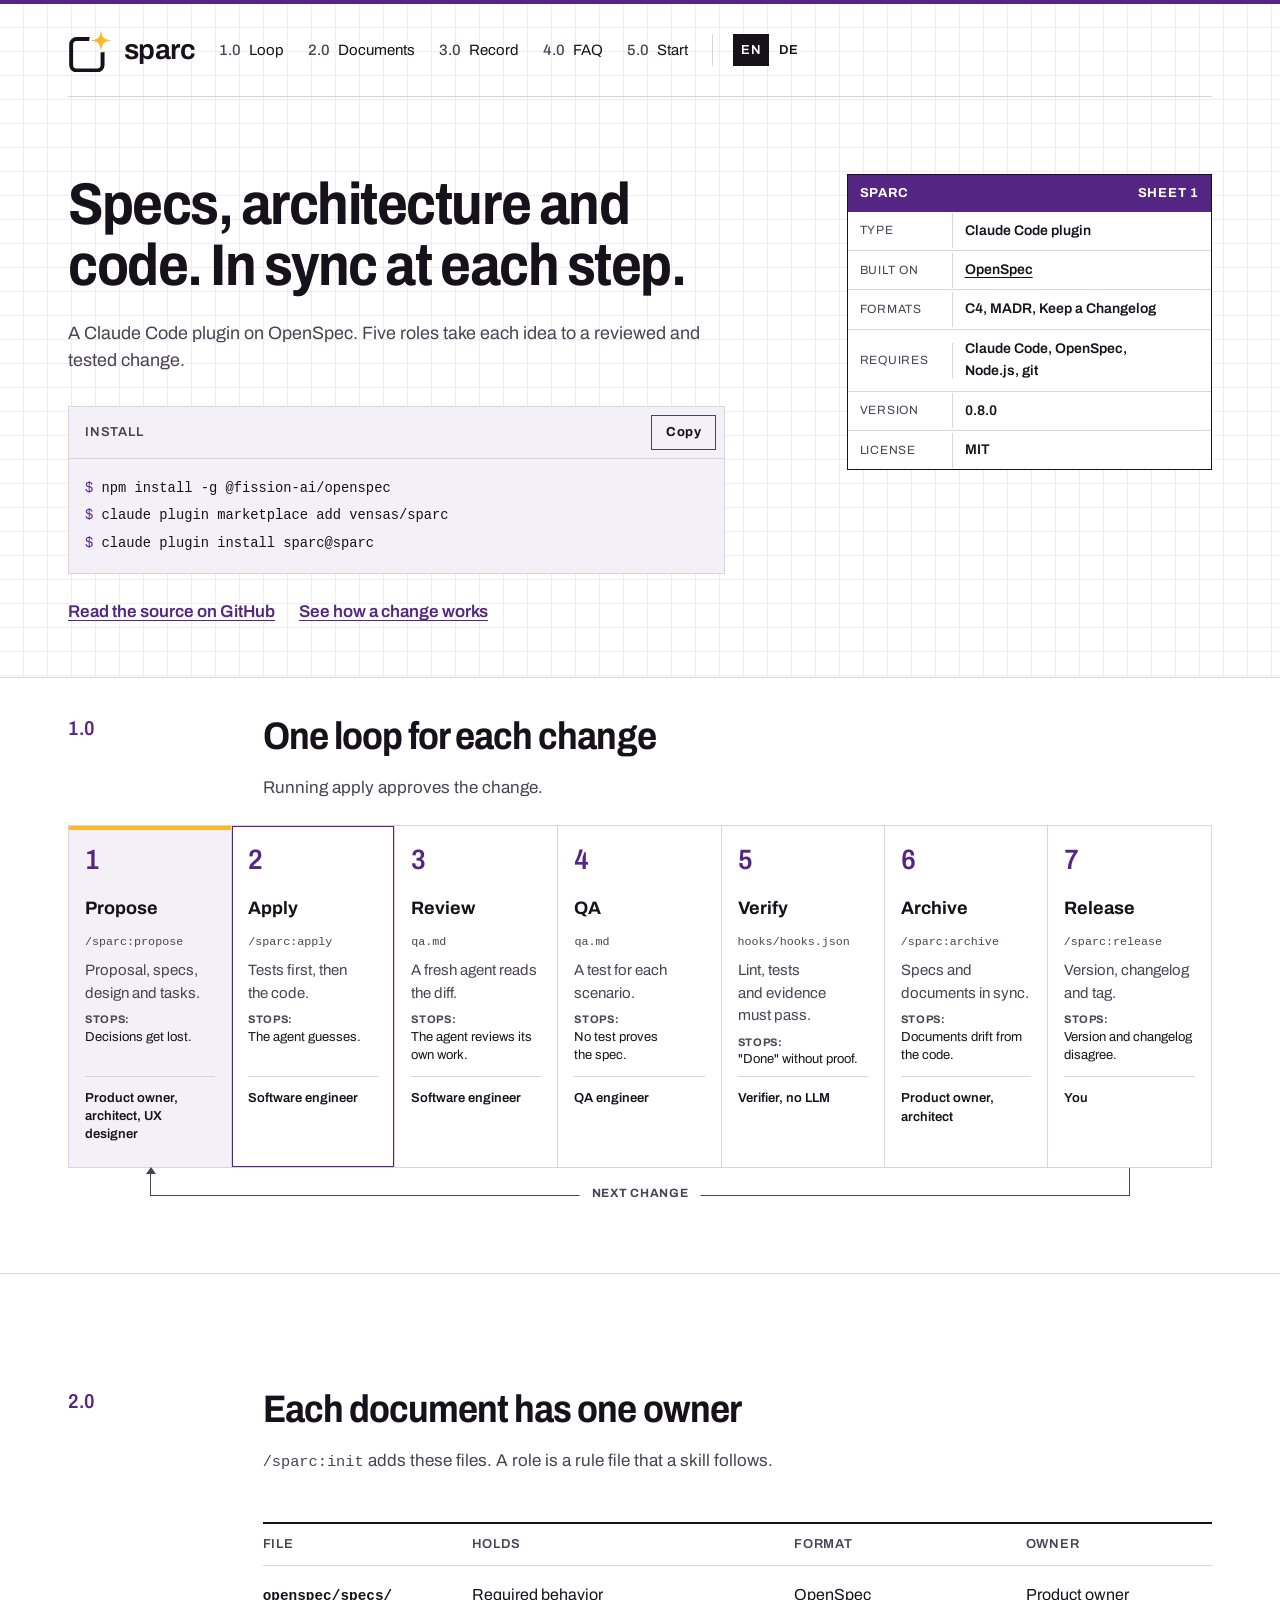
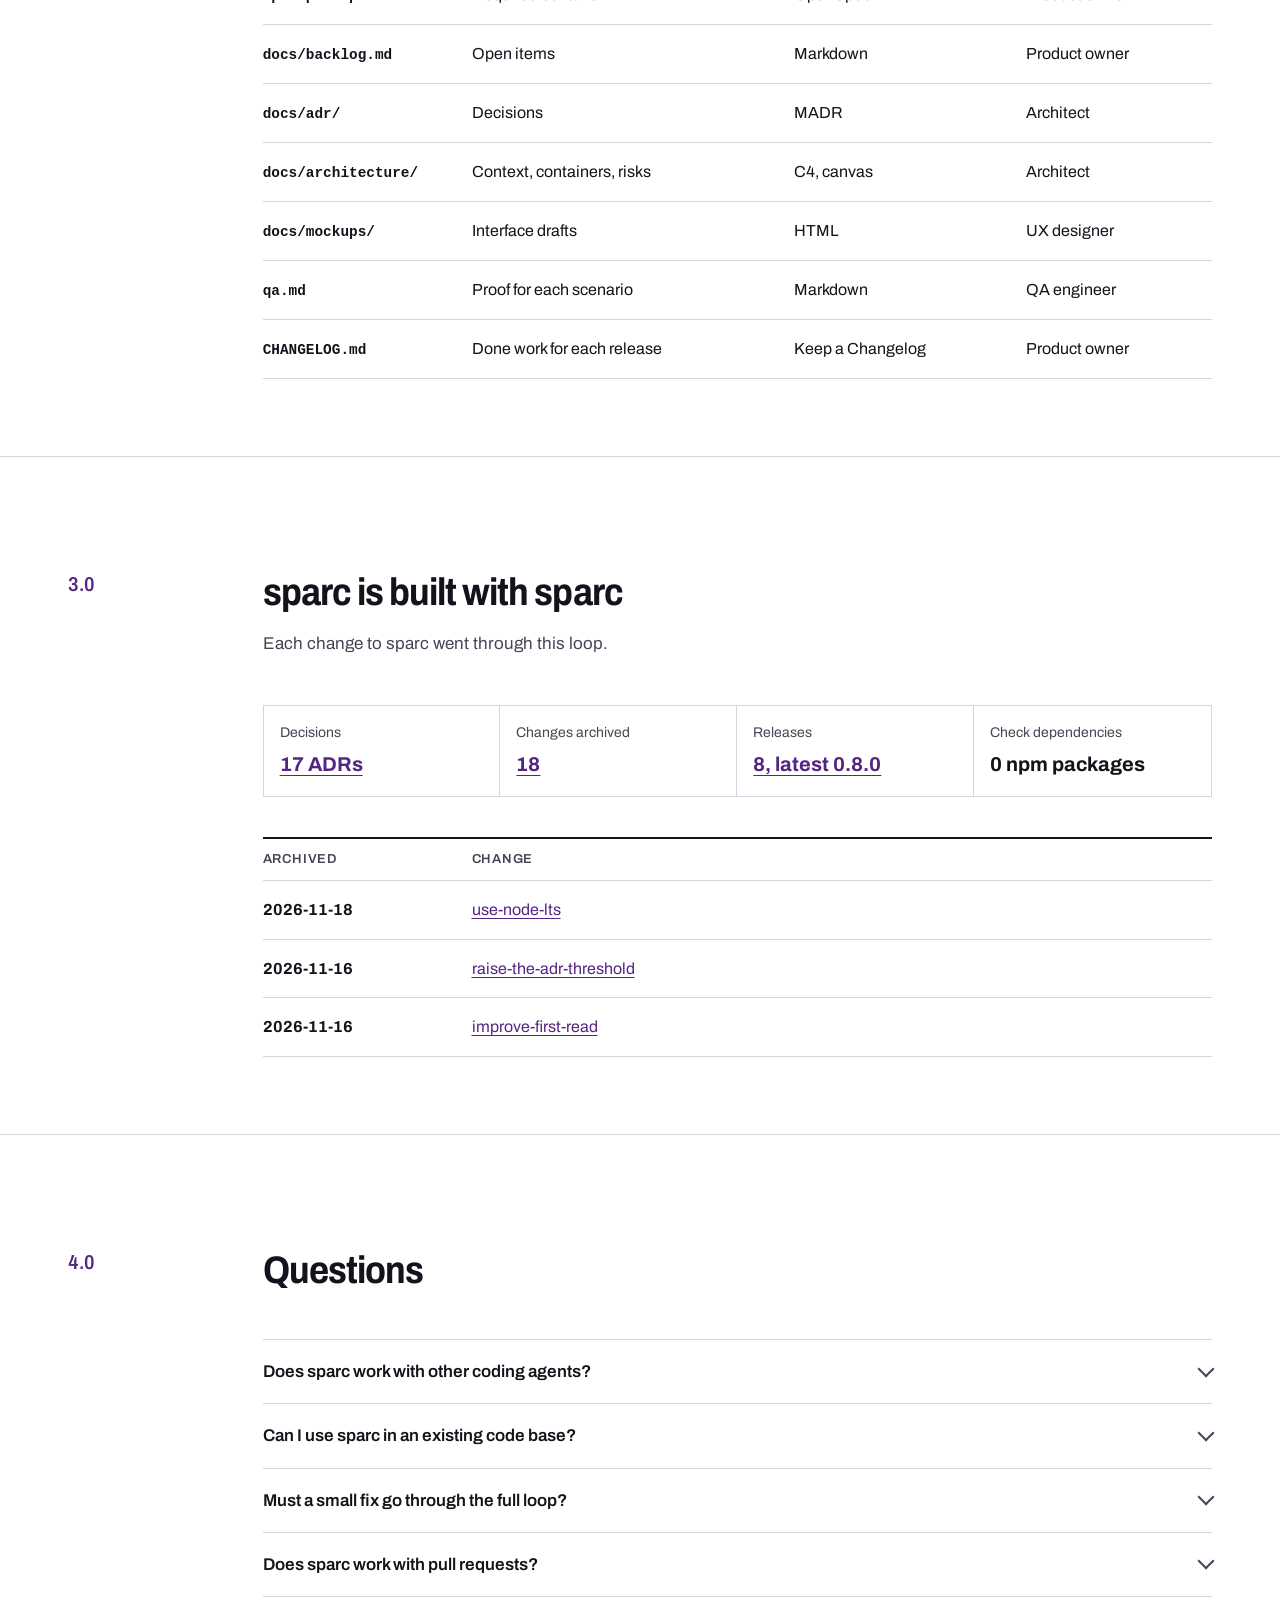
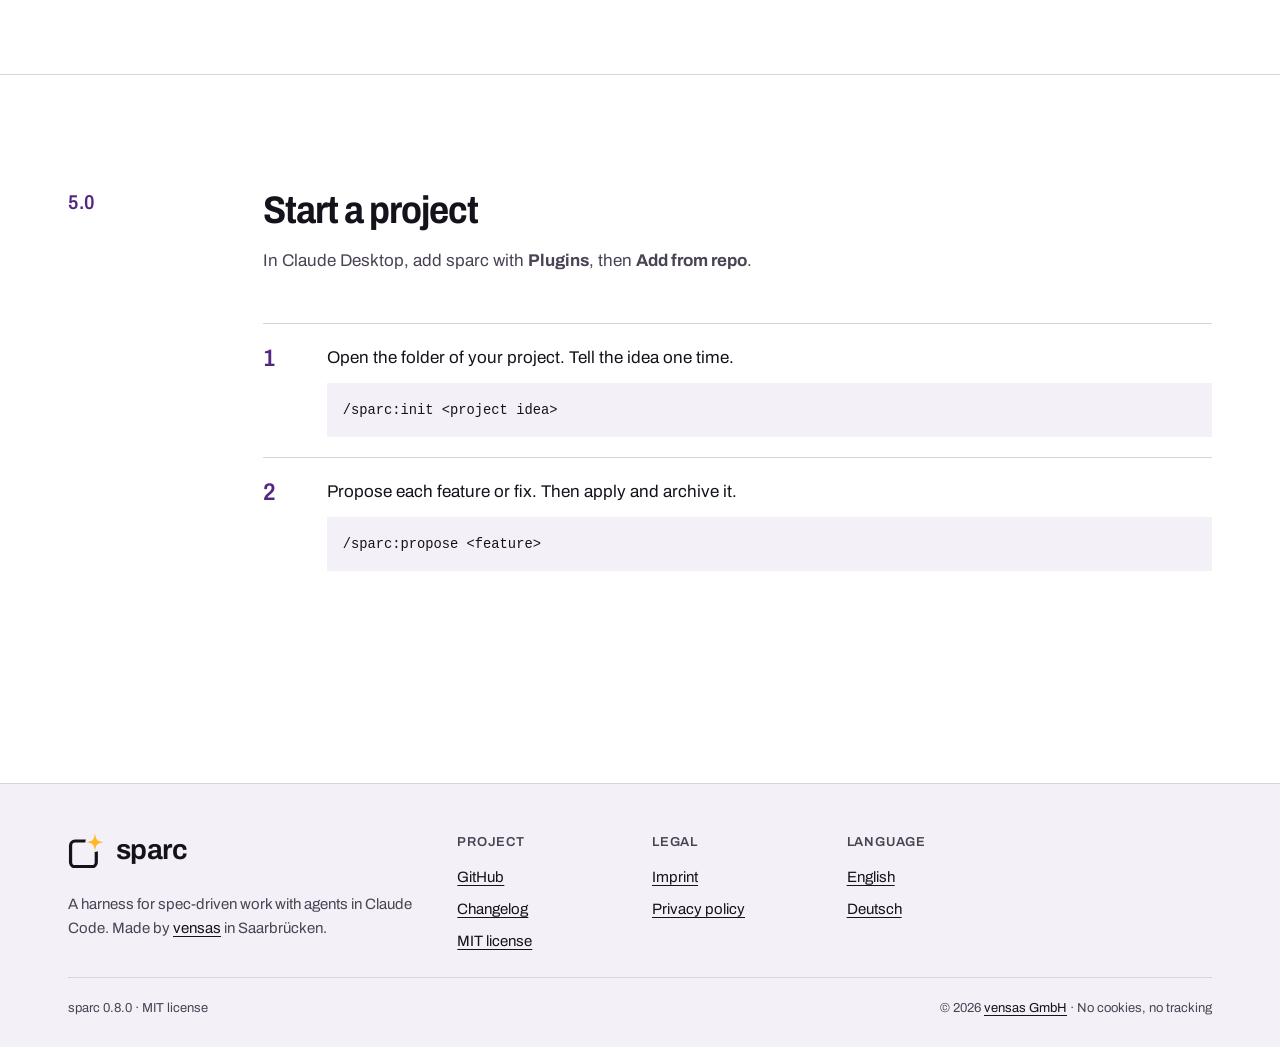
<file: docs/mockups/add-landing-page/index.html>
<!doctype html>
<html lang="en">
<head>
<meta charset="utf-8">
<meta name="viewport" content="width=device-width, initial-scale=1">
<title>sparc: spec-driven work with agents</title>
<meta name="description" content="sparc is a Claude Code plugin. It keeps specs, architecture and documents in sync with the code while agents write it.">
<style>
@font-face {
  font-family: "Archivo";
  src: url("fonts/archivo.woff2") format("woff2");
  font-weight: 100 900;
  font-stretch: 62% 125%;
  font-display: swap;
}

:root {
  --sheet: #ffffff;
  --ink: #16121c;
  --ink-2: #4a4354;
  --rule: #d9d3e0;
  --field: #ffffff;
  --field-ink: #16121c;
  --field-ink-2: #4a4354;
  --field-rule: #d9d3e0;
  --grid: #f0ecf4;
  --accent: #552583;
  --spark: #fdb927;
  --spark-ink: #16121c;
  --code-bg: #f4f0f8;
  --gutter: clamp(16px, 4vw, 48px);
  --max: 1240px;
  color-scheme: light;
}
@media (prefers-color-scheme: dark) {
  :root:not([data-theme="light"]) {
    --sheet: #0f0c14;
    --ink: #ece8f2;
    --ink-2: #b4abc0;
    --rule: #2e2738;
    --field: #0f0c14;
    --field-ink: #ece8f2;
    --field-ink-2: #b4abc0;
    --field-rule: #2e2738;
    --grid: #16121d;
    --accent: #b08be0;
    --code-bg: #1a1522;
    color-scheme: dark;
  }
}
:root[data-theme="dark"] {
  --sheet: #0f0c14;
  --ink: #ece8f2;
  --ink-2: #b4abc0;
  --rule: #2e2738;
  --field: #0f0c14;
  --field-ink: #ece8f2;
  --field-ink-2: #b4abc0;
  --field-rule: #2e2738;
  --grid: #16121d;
  --accent: #b08be0;
  --code-bg: #1a1522;
  color-scheme: dark;
}

*, *::before, *::after { box-sizing: border-box; }
html { -webkit-text-size-adjust: 100%; scroll-behavior: smooth; }
@media (prefers-reduced-motion: reduce) { html { scroll-behavior: auto; } }
body {
  margin: 0;
  background: var(--sheet);
  color: var(--ink);
  border-top: 4px solid var(--accent);
  font: 400 1.0625rem/1.6 "Archivo", system-ui, sans-serif;
  font-stretch: 100%;
  font-variant-numeric: tabular-nums;
}
::selection { background: var(--accent); color: var(--sheet); }
a { color: var(--accent); text-underline-offset: 0.2em; text-decoration-thickness: 1px; }
a:hover { text-decoration-thickness: 2px; }
:focus-visible { outline: 2px solid var(--ink); outline-offset: 3px; box-shadow: 0 0 0 3px var(--sheet); border-radius: 2px; }
p, li, dd, td, th, summary { text-wrap: pretty; }
code, pre { font-family: ui-monospace, "SF Mono", Menlo, Consolas, monospace; font-size: 0.9em; }

.skip { position: absolute; left: -999px; top: 0; background: var(--spark); color: var(--spark-ink); padding: 8px 12px; z-index: 10; }
.skip:focus { left: 8px; top: 8px; }
.defs { position: absolute; }

.wrap { max-width: var(--max); margin: 0 auto; padding: 0 var(--gutter); }

/* ---------- Field (first viewport) ---------- */
.field {
  background-color: var(--field);
  background-image: linear-gradient(var(--grid) 1px, transparent 1px), linear-gradient(90deg, var(--grid) 1px, transparent 1px);
  background-size: 24px 24px;
  background-position: -1px -1px;
  color: var(--field-ink);
  position: relative;
  overflow: hidden;
}
.field a { color: var(--field-ink); }
.hero-links a, .install a { color: var(--accent); }
.masthead {
  position: relative; z-index: 1;
  display: grid;
  grid-template-columns: auto 1fr;
  align-items: center;
  gap: 24px;
  padding-block: 24px;
  border-bottom: 1px solid var(--field-rule);
}
.brand { display: inline-flex; align-items: center; gap: 12px; text-decoration: none; }
.brand svg { display: block; }
.brand span { font-weight: 650; font-size: 1.75rem; letter-spacing: -0.02em; line-height: 1; }
.index {
  justify-self: end;
  display: flex; flex-wrap: wrap; align-items: center; gap: 4px 24px;
  list-style: none; margin: 0; padding: 0;
  font-size: 0.9375rem;
}
.index a { text-decoration: none; display: inline-flex; gap: 8px; padding-block: 8px; }
.index a:hover { text-decoration: underline; }
.index b { font-weight: 500; color: var(--field-ink-2); }
.lang { display: flex; gap: 2px; border-left: 1px solid var(--field-rule); padding-left: 20px; }
.lang a { padding: 6px 8px; font-weight: 600; letter-spacing: 0.04em; font-size: 0.8125rem; }
.lang a[aria-current="true"] { background: var(--field-ink); color: var(--field); }

.hero {
  display: grid;
  grid-template-columns: repeat(12, 1fr);
  gap: 0 24px;
  padding-block: clamp(40px, 6vw, 80px) clamp(40px, 4vw, 56px);
  position: relative;
}
.hero > * { min-width: 0; }
.hero h1 {
  position: relative;
  grid-column: 1 / span 7;
  margin: 0;
  font-weight: 700;
  font-stretch: 87.5%;
  font-size: clamp(2.25rem, 4.6vw, 3.75rem);
  line-height: 1.04;
  letter-spacing: -0.025em;
  text-wrap: balance;
}
.hero .lede {
  grid-column: 1 / span 7;
  margin: 24px 0 0;
  font-size: clamp(1.0625rem, 1.4vw, 1.1875rem);
  line-height: 1.5;
  color: var(--field-ink-2);
  max-width: 38em;
}
.install {
  grid-column: 1 / span 7;
  margin-top: 32px;
  border: 1px solid var(--rule);
  background: var(--code-bg);
}
.titleblock {
  grid-column: 9 / span 4; grid-row: 1 / span 4; align-self: start;
  margin: 0; border: 1px solid var(--ink); background: var(--sheet);
  font-size: 0.875rem;
}
.titleblock dl { margin: 0; }
.titleblock dl div { display: grid; grid-template-columns: 7.5em 1fr; border-top: 1px solid var(--rule); }
.titleblock dl div:first-child { border-top: 0; }
.titleblock dt, .titleblock dd { margin: 0; padding: 8px 12px; }
.titleblock dt { color: var(--ink-2); border-right: 1px solid var(--rule); font-size: 0.75rem; letter-spacing: 0.06em; text-transform: uppercase; align-self: center; }
.titleblock dd { font-weight: 600; }
.titleblock .tb-head { background: var(--accent); color: var(--sheet); margin: 0; padding: 8px 12px; font-weight: 700; font-size: 0.8125rem; letter-spacing: 0.06em; text-transform: uppercase; display: flex; justify-content: space-between; }
.install-head {
  display: flex; justify-content: space-between; align-items: center;
  padding: 8px 8px 8px 16px;
  border-bottom: 1px solid var(--rule);
  font-size: 0.8125rem; font-weight: 600; letter-spacing: 0.06em; text-transform: uppercase;
  color: var(--field-ink-2);
}
.install pre { margin: 0; padding: 16px; overflow-x: auto; line-height: 1.8; color: var(--ink); }
.install pre .p { color: var(--accent); user-select: none; }
.copy {
  font: inherit; font-size: 0.8125rem; letter-spacing: 0.04em;
  background: transparent; color: var(--ink); border: 1px solid var(--ink-2);
  padding: 6px 14px; cursor: pointer; font-weight: 700;
}
.copy:hover { background: var(--ink); color: var(--sheet); }
.hero-links { grid-column: 1 / span 7; margin: 24px 0 0; display: flex; gap: 24px; flex-wrap: wrap; font-weight: 600; }

/* ---------- Sections ---------- */
section.part { border-top: 1px solid var(--rule); padding-block: clamp(64px, 9vw, 120px) clamp(48px, 6vw, 80px); }
#loop { padding-top: clamp(32px, 3vw, 48px); }
#loop .part-head { margin-bottom: 24px; }
.part-head {
  display: grid; grid-template-columns: repeat(12, 1fr); gap: 0 24px;
  margin-bottom: 48px;
}
.part-head .addr {
  grid-column: 1 / span 2;
  font-weight: 600; font-stretch: 87.5%; font-size: 1.25rem; color: var(--accent);
  line-height: 1.2;
}
.part-head h2 {
  grid-column: 3 / span 7;
  margin: 0;
  font-weight: 700; font-stretch: 87.5%;
  font-size: clamp(1.75rem, 3vw, 2.5rem); line-height: 1.08; letter-spacing: -0.025em;
  text-wrap: balance;
}
.part-head p { grid-column: 3 / span 6; margin: 16px 0 0; color: var(--ink-2); max-width: 40em; }

/* Loop strip */
.loop {
  list-style: none; margin: 0; padding: 0;
  display: grid; grid-template-columns: repeat(7, 1fr);
  border: 1px solid var(--rule);
  counter-reset: step;
}
.loop li {
  counter-increment: step;
  border-right: 1px solid var(--rule);
  padding: 20px 16px 24px;
  min-height: 248px;
  display: flex; flex-direction: column; gap: 8px;
  transition: background-color 400ms cubic-bezier(.16,1,.3,1), color 400ms cubic-bezier(.16,1,.3,1), box-shadow 400ms cubic-bezier(.16,1,.3,1);
  position: relative;
}
.loop li:last-child { border-right: 0; }
.loop li::before {
  content: counter(step);
  font-weight: 600; font-stretch: 87.5%; font-size: 1.75rem; line-height: 1;
  color: var(--accent);
}
.loop h3 { margin: 12px 0 0; font-size: 1.125rem; font-weight: 700; }
.loop .cmd { font-size: 0.8125rem; color: var(--ink-2); }
.loop p { margin: 0; font-size: 0.9375rem; line-height: 1.5; color: var(--ink-2); }
.loop .pain { margin: 0; font-size: 0.8125rem; line-height: 1.4; color: var(--ink); }
.loop .pain span { display: block; font-size: 0.6875rem; font-weight: 700; letter-spacing: 0.06em; text-transform: uppercase; color: var(--ink-2); }
.loop .who { margin-top: auto; font-size: 0.8125rem; line-height: 1.4; min-height: calc(3 * 1.4em + 12px); font-weight: 600; color: var(--ink); padding-top: 12px; border-top: 1px solid var(--rule); }
.loop li.is-active { background: var(--code-bg); box-shadow: inset 0 4px 0 var(--spark); }
.loop li.is-next { box-shadow: inset 0 0 0 1px var(--accent); }
/* The rule back from the last step to the first: the next change starts the loop again. */
.loop-return {
  position: relative; height: 28px; margin: 0 calc(100% / 14);
  border: 1px solid var(--ink-2); border-top: 0;
}
.loop-return::before {
  content: ""; position: absolute; left: -5px; top: -1px;
  border: 5px solid transparent; border-bottom: 7px solid var(--ink-2); border-top: 0;
}
.loop-return span {
  position: absolute; left: 50%; bottom: -0.7em; transform: translateX(-50%);
  background: var(--sheet); padding: 0 12px;
  font-size: 0.75rem; font-weight: 700; letter-spacing: 0.06em; text-transform: uppercase; color: var(--ink-2);
}

/* Spec tables */
.spec { width: 100%; border-collapse: collapse; font-size: 1rem; }
.spec caption { text-align: left; }
.spec th, .spec td { text-align: left; vertical-align: top; padding: 16px 16px 16px 0; border-top: 1px solid var(--rule); }
.spec thead th { font-size: 0.8125rem; letter-spacing: 0.06em; text-transform: uppercase; color: var(--ink-2); font-weight: 600; border-top: 2px solid var(--ink); padding-block: 10px; }
.spec tbody th { font-weight: 700; width: 22%; }
.spec td code { background: var(--code-bg); padding: 2px 6px; }
.spec tbody tr:last-child > * { border-bottom: 1px solid var(--rule); }

.cols { display: grid; grid-template-columns: repeat(12, 1fr); gap: 0 24px; }
.cols > .main { grid-column: 3 / span 10; }

/* Record (proof) */
.record { display: grid; grid-template-columns: repeat(12, 1fr); gap: 0 24px; }
.record .ledger { grid-column: 3 / span 10; }
.tally {
  display: grid; grid-template-columns: repeat(4, 1fr);
  border: 1px solid var(--rule); margin: 0 0 40px;
}
.tally div { padding: 16px; border-right: 1px solid var(--rule); }
.tally div:last-child { border-right: 0; }
.tally dt { font-size: 0.875rem; color: var(--ink-2); }
.tally dd { margin: 4px 0 0; font-weight: 700; font-size: 1.25rem; }

/* FAQ */
.faq details { border-top: 1px solid var(--rule); }
.faq details:last-child { border-bottom: 1px solid var(--rule); }
.faq summary {
  list-style: none; cursor: pointer;
  display: grid; grid-template-columns: 1fr auto; gap: 16px; align-items: center;
  padding: 18px 0; font-weight: 600; font-size: 1.0625rem;
}
.faq summary::-webkit-details-marker { display: none; }
.faq summary::after {
  content: ""; width: 12px; height: 12px;
  border-right: 2px solid var(--ink-2); border-bottom: 2px solid var(--ink-2);
  transform: translateY(-3px) rotate(45deg); transition: transform 240ms cubic-bezier(.16,1,.3,1);
}
.faq details[open] summary::after { transform: translateY(3px) rotate(-135deg); }
.faq summary:hover { color: var(--accent); }
.faq details p { margin: 0 0 20px; max-width: 68ch; color: var(--ink-2); }
.faq code { background: var(--code-bg); padding: 1px 5px; }
@media (prefers-reduced-motion: reduce) { .faq summary::after { transition: none; } }

/* Install part */
.steps { counter-reset: s; list-style: none; padding: 0; margin: 0; }
.steps li { counter-increment: s; display: grid; grid-template-columns: 48px 1fr; gap: 0 16px; padding: 20px 0; border-top: 1px solid var(--rule); }
.steps li::before { content: counter(s); font-weight: 600; font-stretch: 87.5%; font-size: 1.5rem; color: var(--accent); line-height: 1.2; }
.steps pre { margin: 12px 0 0; padding: 14px 16px; background: var(--code-bg); overflow-x: auto; line-height: 1.7; }
.steps p { margin: 0; }
.steps li > div, .cols > .main, .record .ledger { min-width: 0; }
.prereq { color: var(--ink-2); margin: 0 0 24px; }

/* Billing block */
.billing { background: var(--code-bg); color: var(--ink); border-top: 1px solid var(--rule); margin-top: clamp(64px, 9vw, 120px); }
.billing a { color: var(--ink); }
.billing .wrap { display: grid; grid-template-columns: repeat(12, 1fr); gap: 24px; padding-block: 48px 32px; }
.billing .b-brand { grid-column: 1 / span 4; }
.billing .b-brand p { color: var(--ink-2); margin: 16px 0 0; font-size: 0.9375rem; max-width: 26em; }
.billing nav { grid-column: span 2; font-size: 0.9375rem; }
.billing h2 { font-size: 0.8125rem; letter-spacing: 0.06em; text-transform: uppercase; margin: 0 0 12px; color: var(--ink-2); font-weight: 600; }
.billing ul { list-style: none; margin: 0; padding: 0; display: grid; gap: 8px; }
.billing .agate {
  grid-column: 1 / -1;
  border-top: 1px solid var(--rule); padding-top: 20px;
  display: flex; flex-wrap: wrap; justify-content: space-between; gap: 8px 24px;
  font-size: 0.8125rem; color: var(--ink-2);
}

/* ---------- Legal pages ---------- */
.legal { padding-block: 56px 0; }
.legal .cols > .main { grid-column: 3 / span 7; }
.legal h1 { font-weight: 700; font-stretch: 87.5%; font-size: clamp(2.25rem, 5vw, 3.5rem); line-height: 1.04; letter-spacing: -0.025em; margin: 0 0 8px; }
.legal h2 { font-size: 1.25rem; margin: 40px 0 8px; }
.legal p, .legal li { max-width: 68ch; }
.legal address { font-style: normal; }
.binding { border: 1px solid var(--rule); padding: 12px 16px; color: var(--ink-2); font-size: 0.9375rem; margin: 16px 0 32px; }
.back { display: inline-block; margin-bottom: 32px; font-weight: 600; }

/* ---------- Responsive ---------- */
@media (max-width: 1080px) {
  .loop { grid-template-columns: repeat(4, 1fr); }
  .loop li:nth-child(4) { border-right: 0; }
  .loop li:nth-child(-n+4) { border-bottom: 1px solid var(--rule); }
  .loop-return { margin: 0 calc(100% / 8); }
}
@media (max-width: 860px) {
  .masthead { grid-template-columns: 1fr auto; }
  .masthead nav { grid-column: 1 / -1; }
  .index { justify-self: start; gap: 0 20px; }
  .install-head { gap: 12px; }
  .index .lang { border-left: 0; padding-left: 0; }
  .hero h1, .hero .lede, .install, .hero-links { grid-column: 1 / -1; }
  .titleblock { grid-column: 1 / -1; grid-row: auto; margin-top: 32px; order: 5; }
  .part-head .addr, .part-head h2, .part-head p, .cols > .main, .record .ledger, .legal .cols > .main { grid-column: 1 / -1; }
  .part-head .addr { margin-bottom: 8px; }
  .tally { grid-template-columns: repeat(2, 1fr); }
  .tally div:nth-child(2) { border-right: 0; }
  .tally div:nth-child(-n+2) { border-bottom: 1px solid var(--rule); }
  .billing .b-brand { grid-column: 1 / -1; }
  .billing nav { grid-column: span 6; }
}
@media (max-width: 560px) {
  .loop { grid-template-columns: 1fr; }
  .loop li { border-right: 0; border-bottom: 1px solid var(--rule); min-height: 0; display: grid; grid-template-columns: 32px 1fr; gap: 2px 12px; padding: 14px 16px; }
  .loop li:last-child { border-bottom: 0; }
  .loop li::before { grid-row: span 4; font-size: 1.5rem; }
  .loop h3 { margin: 0; display: flex; align-items: baseline; gap: 12px; }
  .loop .pain span { display: inline; margin-right: 4px; }
  .loop .who { display: none; }
  .loop-return { display: none; }
  .spec thead { display: none; }
  .spec tbody tr { display: block; border-top: 1px solid var(--rule); padding: 12px 0; }
  .spec tbody th, .spec tbody td { display: block; border: 0; padding: 2px 0; width: auto; }
  .spec td[data-label]::before { content: attr(data-label) ": "; color: var(--ink-2); }
  .install pre, .steps pre { font-size: 0.75rem; }
  .install pre code, .steps pre code { font-size: 1em; }
  .spec tbody tr:last-child > * { border-bottom: 0; }
}
@media (prefers-reduced-motion: reduce) {
  .loop li { transition: none; }
}
</style>
<link rel="alternate" hreflang="en" href="https://sparc.apps.vensas.de/">
<link rel="alternate" hreflang="de" href="https://sparc.apps.vensas.de/de/">
</head>
<body>
<a class="skip" href="#main">Skip to the content</a>
<!-- Mockup: generated from the built English landing page after the design critique and the finish review of 2026-11-18. The imprint and the privacy policy are pages of the site. -->
<svg class="defs" width="0" height="0" aria-hidden="true"><mask id="cut" maskUnits="userSpaceOnUse" x="0" y="0" width="64" height="64"><rect width="64" height="64" fill="#fff"/><circle cx="46" cy="18" r="15" fill="#000"/></mask></svg>
<header class="field">
  <div class="wrap">
    <div class="masthead">
      <a class="brand" href="/" aria-label="sparc, home">
        <svg width="44" height="44" viewBox="4 2 56 56" aria-hidden="true"><rect x="8" y="16" width="40" height="40" rx="7" fill="none" stroke="currentColor" stroke-width="5" mask="url(#cut)"/><path d="M0,-10 C1.2,-2.4 2.4,-1.2 10,0 C2.4,1.2 1.2,2.4 0,10 C-1.2,2.4 -2.4,1.2 -10,0 C-2.4,-1.2 -1.2,-2.4 0,-10 Z" transform="translate(46 18) scale(1.35)" fill="#fdb927"/></svg>
        <span>sparc</span>
      </a>
      <nav aria-label="Sections and language">
        <ul class="index">
          <li><a href="#loop"><b>1.0</b> Loop</a></li>
          <li><a href="#documents"><b>2.0</b> Documents</a></li>
          <li><a href="#record"><b>3.0</b> Record</a></li>
          <li><a href="#faq"><b>4.0</b> FAQ</a></li>
          <li><a href="#start"><b>5.0</b> Start</a></li>
          <li class="lang">
            <a href="/" lang="en" hreflang="en" aria-current="true">EN</a>
            <a href="/de/" lang="de" hreflang="de">DE</a>
            </li>
        </ul>
      </nav>
    </div>
    <div class="hero" id="top">
      <h1>Specs, architecture and code. In sync at each step.</h1>
      <div class="titleblock">
        <p class="tb-head"><span>sparc</span><span>Sheet 1</span></p>
        <dl>
          <div><dt>Type</dt><dd>Claude Code plugin</dd></div>
          <div><dt>Built on</dt><dd><a href="https://openspec.dev">OpenSpec</a></dd></div>
          <div><dt>Formats</dt><dd>C4, MADR, Keep a Changelog</dd></div>
          <div><dt>Requires</dt><dd>Claude Code, OpenSpec, Node.js, git</dd></div>
          <div><dt>Version</dt><dd>0.8.0</dd></div>
          <div><dt>License</dt><dd>MIT</dd></div>
        </dl>
      </div>
      <p class="lede">A Claude Code plugin on OpenSpec. Five roles take each idea to a reviewed and tested change.</p>
      <div class="install" role="group" aria-labelledby="install-label">
        <div class="install-head">
          <span id="install-label">Install</span>
          <button class="copy" type="button" data-copy="npm install -g @fission-ai/openspec&#10;claude plugin marketplace add vensas/sparc&#10;claude plugin install sparc@sparc" data-copied="Copied" data-failed="Select and copy">Copy</button>
        </div>
<pre><code><span class="p">$ </span>npm install -g @fission-ai/openspec
<span class="p">$ </span>claude plugin marketplace add vensas/sparc
<span class="p">$ </span>claude plugin install sparc@sparc</code></pre>
      </div>
      <p class="hero-links">
        <a href="https://github.com/vensas/sparc">Read the source on GitHub</a>
        <a href="#loop">See how a change works</a>
      </p>
    </div>

  </div>
</header>
<main id="main">
  <section class="part" id="loop" aria-labelledby="loop-h">
    <div class="wrap">
      <div class="part-head">
        <span class="addr" aria-hidden="true">1.0</span>
        <h2 id="loop-h">One loop for each change</h2>
        <p>Running apply approves the change.</p>
      </div>
      <ol class="loop" data-loop>
        <li><h3>Propose</h3><span class="cmd"><code>/sparc:propose</code></span><p>Proposal, specs, design and tasks.</p><p class="pain"><span>Stops:</span> Decisions get lost.</p><span class="who">Product owner, architect, UX designer</span></li>
        <li><h3>Apply</h3><span class="cmd"><code>/sparc:apply</code></span><p>Tests first, then the code.</p><p class="pain"><span>Stops:</span> The agent guesses.</p><span class="who">Software engineer</span></li>
        <li><h3>Review</h3><span class="cmd"><code>qa.md</code></span><p>A fresh agent reads the diff.</p><p class="pain"><span>Stops:</span> The agent reviews its own work.</p><span class="who">Software engineer</span></li>
        <li><h3>QA</h3><span class="cmd"><code>qa.md</code></span><p>A test for each scenario.</p><p class="pain"><span>Stops:</span> No test proves the spec.</p><span class="who">QA engineer</span></li>
        <li><h3>Verify</h3><span class="cmd"><code>hooks/hooks.json</code></span><p>Lint, tests and evidence must pass.</p><p class="pain"><span>Stops:</span> "Done" without proof.</p><span class="who">Verifier, no LLM</span></li>
        <li><h3>Archive</h3><span class="cmd"><code>/sparc:archive</code></span><p>Specs and documents in sync.</p><p class="pain"><span>Stops:</span> Documents drift from the code.</p><span class="who">Product owner, architect</span></li>
        <li><h3>Release</h3><span class="cmd"><code>/sparc:release</code></span><p>Version, changelog and tag.</p><p class="pain"><span>Stops:</span> Version and changelog disagree.</p><span class="who">You</span></li>
        </ol>
      <div class="loop-return" aria-hidden="true"><span>Next change</span></div>
    </div>
  </section>

  <section class="part" id="documents" aria-labelledby="docs-h">
    <div class="wrap">
      <div class="part-head">
        <span class="addr" aria-hidden="true">2.0</span>
        <h2 id="docs-h">Each document has one owner</h2>
        <p><code>/sparc:init</code> adds these files. A role is a rule file that a skill follows.</p>
      </div>
      <div class="cols"><div class="main">
        <table class="spec">
          <thead><tr><th scope="col">File</th><th scope="col">Holds</th><th scope="col">Format</th><th scope="col">Owner</th></tr></thead>
          <tbody>
            <tr><th scope="row"><code>openspec/specs/</code></th><td data-label="Holds">Required behavior</td><td data-label="Format">OpenSpec</td><td data-label="Owner">Product owner</td></tr>
            <tr><th scope="row"><code>docs/backlog.md</code></th><td data-label="Holds">Open items</td><td data-label="Format">Markdown</td><td data-label="Owner">Product owner</td></tr>
            <tr><th scope="row"><code>docs/adr/</code></th><td data-label="Holds">Decisions</td><td data-label="Format">MADR</td><td data-label="Owner">Architect</td></tr>
            <tr><th scope="row"><code>docs/architecture/</code></th><td data-label="Holds">Context, containers, risks</td><td data-label="Format">C4, canvas</td><td data-label="Owner">Architect</td></tr>
            <tr><th scope="row"><code>docs/mockups/</code></th><td data-label="Holds">Interface drafts</td><td data-label="Format">HTML</td><td data-label="Owner">UX designer</td></tr>
            <tr><th scope="row"><code>qa.md</code></th><td data-label="Holds">Proof for each scenario</td><td data-label="Format">Markdown</td><td data-label="Owner">QA engineer</td></tr>
            <tr><th scope="row"><code>CHANGELOG.md</code></th><td data-label="Holds">Done work for each release</td><td data-label="Format">Keep a Changelog</td><td data-label="Owner">Product owner</td></tr>
            </tbody>
        </table>
      </div></div>
    </div>
  </section>

  <section class="part" id="record" aria-labelledby="record-h">
    <div class="wrap">
      <div class="part-head">
        <span class="addr" aria-hidden="true">3.0</span>
        <h2 id="record-h">sparc is built with sparc</h2>
        <p>Each change to sparc went through this loop.</p>
      </div>
      <div class="record"><div class="ledger">
        <dl class="tally">
          <div><dt>Decisions</dt><dd><a href="https://github.com/vensas/sparc/tree/main/docs/adr">17 ADRs</a></dd></div>
          <div><dt>Changes archived</dt><dd><a href="https://github.com/vensas/sparc/tree/main/openspec/changes/archive">18</a></dd></div>
          <div><dt>Releases</dt><dd><a href="https://github.com/vensas/sparc/blob/main/CHANGELOG.md">8, latest 0.8.0</a></dd></div>
          <div><dt>Check dependencies</dt><dd>0 npm packages</dd></div>
        </dl>
        <table class="spec">
          <thead><tr><th scope="col">Archived</th><th scope="col">Change</th></tr></thead>
          <tbody>
            <tr><th scope="row">2026-11-18</th><td><a href="https://github.com/vensas/sparc/tree/main/openspec/changes/archive/2026-11-18-use-node-lts">use-node-lts</a></td></tr>
            <tr><th scope="row">2026-11-16</th><td><a href="https://github.com/vensas/sparc/tree/main/openspec/changes/archive/2026-11-16-raise-the-adr-threshold">raise-the-adr-threshold</a></td></tr>
            <tr><th scope="row">2026-11-16</th><td><a href="https://github.com/vensas/sparc/tree/main/openspec/changes/archive/2026-11-16-improve-first-read">improve-first-read</a></td></tr>
            </tbody>
        </table>
      </div></div>
    </div>
  </section>

  <section class="part" id="faq" aria-labelledby="faq-h">
    <div class="wrap">
      <div class="part-head">
        <span class="addr" aria-hidden="true">4.0</span>
        <h2 id="faq-h">Questions</h2>
      </div>
      <div class="cols"><div class="main faq">
        <details><summary>Does sparc work with other coding agents?</summary><p>No. sparc is a Claude Code plugin. It uses the skills and hooks of Claude Code, in the CLI and in Claude Desktop.</p></details>
        <details><summary>Can I use sparc in an existing code base?</summary><p>Yes. Run <code>/sparc:init</code> in the folder of the project. The architect documents what it finds in the code.</p></details>
        <details><summary>Must a small fix go through the full loop?</summary><p>Yes. Each change of behavior goes through propose, apply and archive. This is the cost of specs and documents that stay correct.</p></details>
        <details><summary>Does sparc work with pull requests?</summary><p>Yes. Choose the workflow <code>trunk</code> or <code>pull-request</code> in <code>openspec/config.yaml</code>. In the pull request workflow, the review or the merge is the approval.</p></details>
        </div></div>
    </div>
  </section>

  <section class="part" id="start" aria-labelledby="start-h">
    <div class="wrap">
      <div class="part-head">
        <span class="addr" aria-hidden="true">5.0</span>
        <h2 id="start-h">Start a project</h2>
        <p>In Claude Desktop, add sparc with <b>Plugins</b>, then <b>Add from repo</b>.</p>
      </div>
      <div class="cols"><div class="main">
        <ol class="steps">
          <li><div><p>Open the folder of your project. Tell the idea one time.</p><pre><code>/sparc:init &lt;project idea&gt;</code></pre></div></li>
          <li><div><p>Propose each feature or fix. Then apply and archive it.</p><pre><code>/sparc:propose &lt;feature&gt;</code></pre></div></li>
          </ol>
      </div></div>
    </div>
  </section>
</main>

<footer class="billing">
  <div class="wrap">
    <div class="b-brand">
      <a class="brand" href="/" aria-label="sparc, home"><svg width="36" height="36" viewBox="4 2 56 56" aria-hidden="true"><rect x="8" y="16" width="40" height="40" rx="7" fill="none" stroke="currentColor" stroke-width="5" mask="url(#cut)"/><path d="M0,-10 C1.2,-2.4 2.4,-1.2 10,0 C2.4,1.2 1.2,2.4 0,10 C-1.2,2.4 -2.4,1.2 -10,0 C-2.4,-1.2 -1.2,-2.4 0,-10 Z" transform="translate(46 18) scale(1.35)" fill="#fdb927"/></svg><span>sparc</span></a>
      <p>A harness for spec-driven work with agents in Claude Code. Made by <a href="https://vensas.de">vensas</a> in Saarbrücken.</p>
    </div>
    <nav aria-labelledby="f-proj"><h2 id="f-proj">Project</h2><ul>
      <li><a href="https://github.com/vensas/sparc">GitHub</a></li>
      <li><a href="https://github.com/vensas/sparc/blob/main/CHANGELOG.md">Changelog</a></li>
      <li><a href="https://github.com/vensas/sparc/blob/main/LICENSE">MIT license</a></li>
    </ul></nav>
    <nav aria-labelledby="f-legal"><h2 id="f-legal">Legal</h2><ul>
      <li><a href="/imprint.html">Imprint</a></li>
      <li><a href="/privacy.html">Privacy policy</a></li>
    </ul></nav>
    <nav aria-labelledby="f-lang"><h2 id="f-lang">Language</h2><ul>
      <li><a href="/" lang="en" hreflang="en" aria-current="true">English</a></li>
      <li><a href="/de/" lang="de" hreflang="de">Deutsch</a></li>
      </ul></nav>
    <div class="agate">
      <span>sparc 0.8.0 · MIT license</span>
      <span>© 2026 <a href="https://vensas.de">vensas GmbH</a> · No cookies, no tracking</span>
    </div>
  </div>
</footer>
<script>
// Copy the install commands. The button holds the texts in the language of the page.
document.querySelectorAll('[data-copy]').forEach(function (button) {
  var label = button.textContent;
  button.addEventListener('click', function () {
    navigator.clipboard.writeText(button.dataset.copy).then(function () {
      button.textContent = button.dataset.copied;
      setTimeout(function () { button.textContent = label; }, 1600);
    }, function () { button.textContent = button.dataset.failed; });
  });
});

// The scroll position steps through the loop: the active frame gets the gold bar, the next frame is outlined.
// In a row of frames, the progress through the section picks the frame. In a column, the frame at the
// reading line. No marks when the visitor prefers reduced motion.
(function () {
  var loop = document.querySelector('[data-loop]');
  if (!loop || matchMedia('(prefers-reduced-motion: reduce)').matches) return;
  var items = loop.querySelectorAll('li');
  var section = loop.closest('section');
  var queued = false;
  function active() {
    var view = window.innerHeight;
    var row = items[0].getBoundingClientRect().top === items[1].getBoundingClientRect().top;
    if (row) {
      var box = section.getBoundingClientRect();
      var progress = (view * 0.85 - box.top) / (box.height + view * 0.3);
      return Math.max(0, Math.min(items.length - 1, Math.floor(progress * items.length)));
    }
    var line = view * 0.4, best = 0, distance = Infinity;
    items.forEach(function (li, n) {
      var r = li.getBoundingClientRect();
      var d = Math.abs(r.top + r.height / 2 - line);
      if (d < distance) { distance = d; best = n; }
    });
    return best;
  }
  function show() {
    queued = false;
    var box = section.getBoundingClientRect();
    var visible = box.bottom > 0 && box.top < window.innerHeight;
    var i = visible ? active() : -1;
    items.forEach(function (li, n) {
      li.classList.toggle('is-active', n === i);
      li.classList.toggle('is-next', i >= 0 && n === (i + 1) % items.length);
    });
  }
  function queue() { if (!queued) { queued = true; requestAnimationFrame(show); } }
  addEventListener('scroll', queue, { passive: true });
  addEventListener('resize', queue);
  show();
})();
</script>
</body>
</html>
</file>
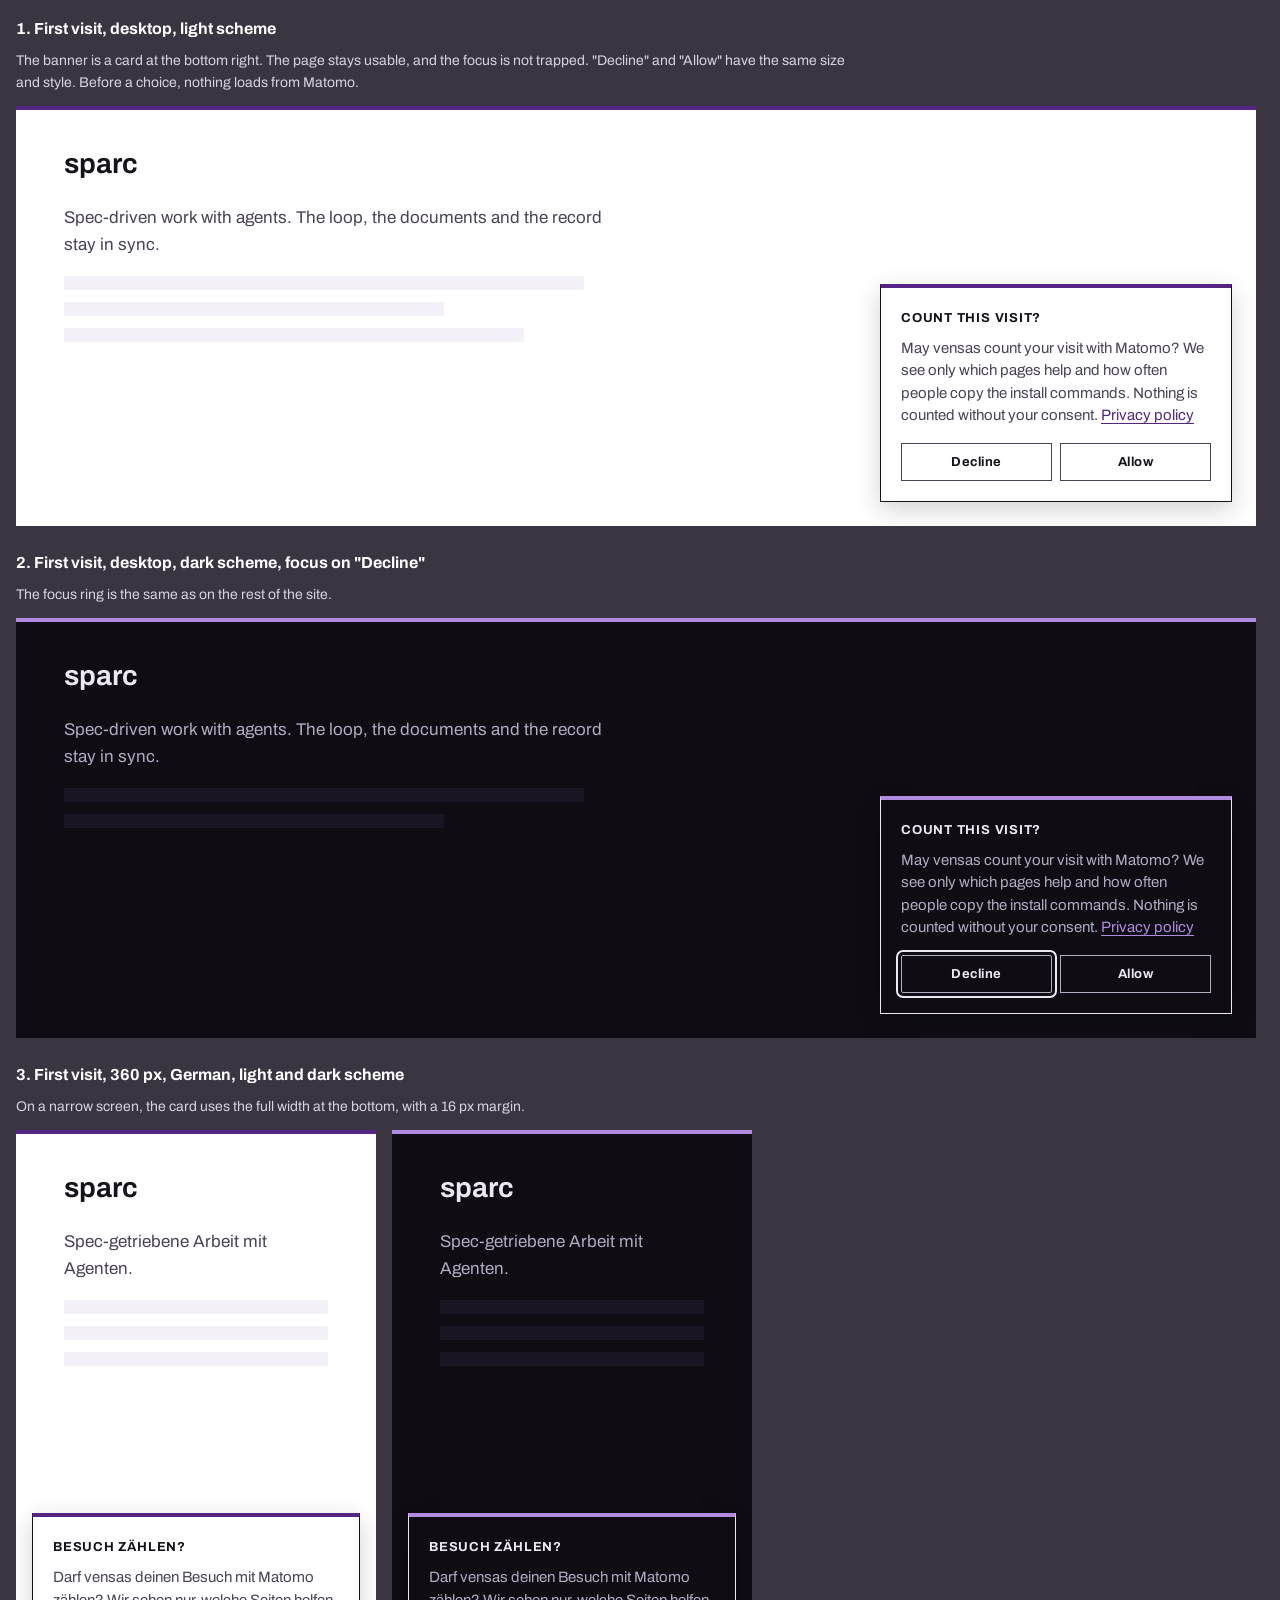
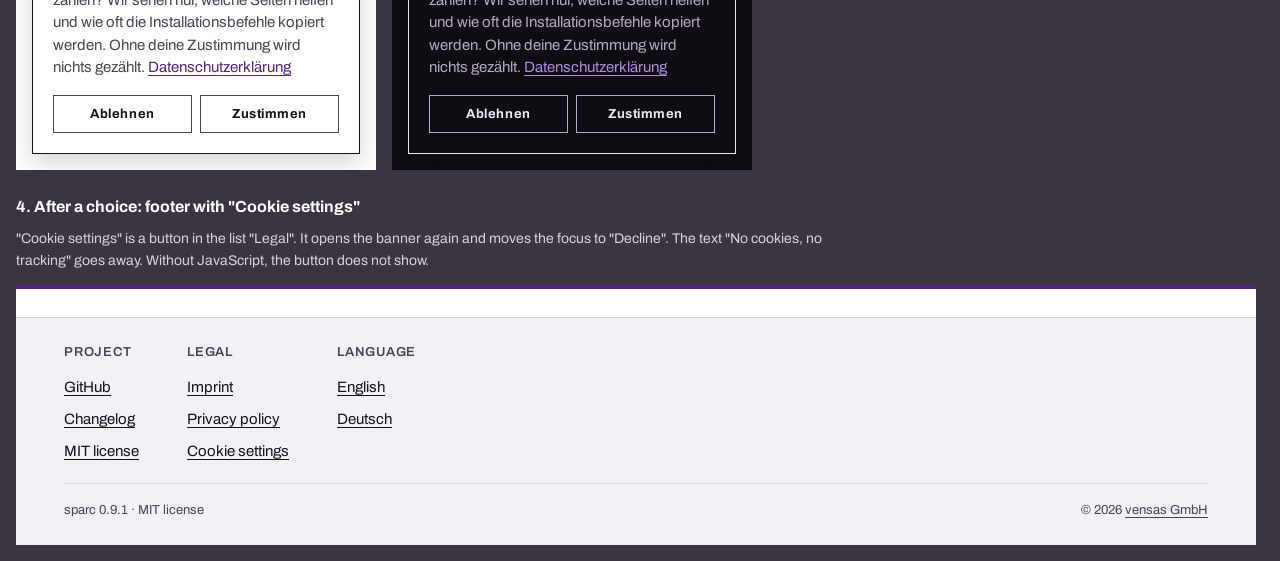
<file: docs/mockups/add-matomo-analytics/index.html>
<!doctype html>
<html lang="en">
<head>
<meta charset="utf-8">
<meta name="viewport" content="width=device-width, initial-scale=1">
<title>sparc: consent banner</title>
<!-- Mockup of the change add-matomo-analytics: the consent banner and the "Cookie settings" button in the footer,
     in the light and the dark scheme, at a desktop width and at 360 px. Each frame is a stand-in of a viewport. -->
<style>
@font-face { font-family: "Archivo"; src: url("../add-landing-page/fonts/archivo.woff2") format("woff2"); font-weight: 100 900; font-display: swap; }
.light { --sheet: #ffffff; --ink: #16121c; --ink-2: #4a4354; --rule: #d9d3e0; --accent: #552583; --code-bg: #f4f0f8; color-scheme: light; }
.dark { --sheet: #0f0c14; --ink: #ece8f2; --ink-2: #b4abc0; --rule: #2e2738; --accent: #b08be0; --code-bg: #1a1522; color-scheme: dark; }
* { box-sizing: border-box; }
body { margin: 0; padding: 16px; font: 400 1.0625rem/1.6 "Archivo", system-ui, sans-serif; background: #3a3540; color: #fff; }
h1 { font-size: 1rem; margin: 24px 0 8px; }
h1:first-child { margin-top: 0; }
.note { margin: 0 0 12px; font-size: 0.875rem; color: #d9d3e0; max-width: 60em; }

/* A frame is the stand-in of a browser viewport. */
.frame { position: relative; overflow: hidden; background: var(--sheet); color: var(--ink); border-top: 4px solid var(--accent); }
.frame.desktop { width: 100%; max-width: 1240px; height: 420px; }
.frame.phone { width: 360px; height: 640px; }
.page { padding: 32px clamp(16px, 4vw, 48px); }
.page .brand { font-weight: 650; font-size: 1.75rem; }
.page p { color: var(--ink-2); max-width: 32em; }
.ghost { height: 14px; background: var(--code-bg); margin: 12px 0; max-width: 520px; }

/* The banner: a card at the bottom right. On a narrow screen, it uses the full width at the bottom. */
.consent {
  position: absolute; right: 24px; bottom: 24px; width: 22rem; max-width: calc(100% - 32px);
  background: var(--sheet); color: var(--ink); border: 1px solid var(--ink); border-top: 4px solid var(--accent);
  padding: 20px; box-shadow: 0 8px 24px rgb(0 0 0 / 0.18); z-index: 5;
}
.consent h2 { margin: 0; font-size: 0.8125rem; font-weight: 700; letter-spacing: 0.06em; text-transform: uppercase; }
.consent p { margin: 8px 0 0; font-size: 0.9375rem; line-height: 1.5; color: var(--ink-2); }
.consent a { color: var(--accent); text-underline-offset: 0.2em; }
.consent .actions { display: grid; grid-template-columns: 1fr 1fr; gap: 8px; margin-top: 16px; }
/* Both buttons have the same style: the style of the "Copy" button of the landing page. */
.consent button, .settings {
  font: inherit; font-size: 0.8125rem; letter-spacing: 0.04em; font-weight: 700;
  background: transparent; color: var(--ink); border: 1px solid var(--ink-2); padding: 8px 14px; cursor: pointer;
}
.consent button:hover { background: var(--ink); color: var(--sheet); }
.phone .consent { left: 16px; right: 16px; bottom: 16px; width: auto; max-width: none; }
:focus-visible, .focus { outline: 2px solid var(--ink); outline-offset: 3px; box-shadow: 0 0 0 3px var(--sheet); border-radius: 2px; }

/* Footer: "Cookie settings" is a button in the list "Legal", in the style of a link. */
.billing { position: absolute; inset: auto 0 0 0; background: var(--code-bg); border-top: 1px solid var(--rule); padding: 24px clamp(16px, 4vw, 48px); font-size: 0.9375rem; }
.billing .cols { display: flex; gap: 48px; }
.billing h3 { font-size: 0.8125rem; letter-spacing: 0.06em; text-transform: uppercase; margin: 0 0 12px; color: var(--ink-2); font-weight: 600; }
.billing ul { list-style: none; margin: 0; padding: 0; display: grid; gap: 8px; }
.billing a { color: var(--ink); text-underline-offset: 0.2em; }
.billing .settings { border: 0; padding: 0; font-size: inherit; font-weight: 400; letter-spacing: 0; text-decoration: underline; text-underline-offset: 0.2em; text-decoration-thickness: 1px; }
.billing .settings:hover { text-decoration-thickness: 2px; }
.agate { margin-top: 20px; padding-top: 16px; border-top: 1px solid var(--rule); font-size: 0.8125rem; color: var(--ink-2); display: flex; justify-content: space-between; flex-wrap: wrap; gap: 8px 24px; }
.agate a { color: var(--ink-2); }
</style>
</head>
<body>

<h1>1. First visit, desktop, light scheme</h1>
<p class="note">The banner is a card at the bottom right. The page stays usable, and the focus is not trapped. "Decline" and "Allow" have the same size and style. Before a choice, nothing loads from Matomo.</p>
<div class="frame desktop light">
  <div class="page"><div class="brand">sparc</div><p>Spec-driven work with agents. The loop, the documents and the record stay in sync.</p><div class="ghost"></div><div class="ghost" style="max-width:380px"></div><div class="ghost" style="max-width:460px"></div></div>
  <section class="consent" aria-labelledby="c1-title">
    <h2 id="c1-title">Count this visit?</h2>
    <p>May vensas count your visit with Matomo? We see only which pages help and how often people copy the install commands. Nothing is counted without your consent. <a href="#">Privacy policy</a></p>
    <div class="actions"><button type="button">Decline</button><button type="button">Allow</button></div>
  </section>
</div>

<h1>2. First visit, desktop, dark scheme, focus on "Decline"</h1>
<p class="note">The focus ring is the same as on the rest of the site.</p>
<div class="frame desktop dark">
  <div class="page"><div class="brand">sparc</div><p>Spec-driven work with agents. The loop, the documents and the record stay in sync.</p><div class="ghost"></div><div class="ghost" style="max-width:380px"></div></div>
  <section class="consent" aria-labelledby="c2-title">
    <h2 id="c2-title">Count this visit?</h2>
    <p>May vensas count your visit with Matomo? We see only which pages help and how often people copy the install commands. Nothing is counted without your consent. <a href="#">Privacy policy</a></p>
    <div class="actions"><button type="button" class="focus">Decline</button><button type="button">Allow</button></div>
  </section>
</div>

<h1>3. First visit, 360 px, German, light and dark scheme</h1>
<p class="note">On a narrow screen, the card uses the full width at the bottom, with a 16 px margin.</p>
<div style="display:flex;gap:16px;flex-wrap:wrap">
  <div class="frame phone light" lang="de">
    <div class="page"><div class="brand">sparc</div><p>Spec-getriebene Arbeit mit Agenten.</p><div class="ghost"></div><div class="ghost"></div><div class="ghost"></div></div>
    <section class="consent" aria-labelledby="c3-title">
      <h2 id="c3-title">Besuch zählen?</h2>
      <p>Darf vensas deinen Besuch mit Matomo zählen? Wir sehen nur, welche Seiten helfen und wie oft die Installationsbefehle kopiert werden. Ohne deine Zustimmung wird nichts gezählt. <a href="#">Datenschutzerklärung</a></p>
      <div class="actions"><button type="button">Ablehnen</button><button type="button">Zustimmen</button></div>
    </section>
  </div>
  <div class="frame phone dark" lang="de">
    <div class="page"><div class="brand">sparc</div><p>Spec-getriebene Arbeit mit Agenten.</p><div class="ghost"></div><div class="ghost"></div><div class="ghost"></div></div>
    <section class="consent" aria-labelledby="c4-title">
      <h2 id="c4-title">Besuch zählen?</h2>
      <p>Darf vensas deinen Besuch mit Matomo zählen? Wir sehen nur, welche Seiten helfen und wie oft die Installationsbefehle kopiert werden. Ohne deine Zustimmung wird nichts gezählt. <a href="#">Datenschutzerklärung</a></p>
      <div class="actions"><button type="button">Ablehnen</button><button type="button">Zustimmen</button></div>
    </section>
  </div>
</div>

<h1>4. After a choice: footer with "Cookie settings"</h1>
<p class="note">"Cookie settings" is a button in the list "Legal". It opens the banner again and moves the focus to "Decline". The text "No cookies, no tracking" goes away. Without JavaScript, the button does not show.</p>
<div class="frame desktop light" style="height:260px">
  <footer class="billing">
    <div class="cols">
      <div><h3>Project</h3><ul><li><a href="#">GitHub</a></li><li><a href="#">Changelog</a></li><li><a href="#">MIT license</a></li></ul></div>
      <div><h3>Legal</h3><ul><li><a href="#">Imprint</a></li><li><a href="#">Privacy policy</a></li><li><button type="button" class="settings">Cookie settings</button></li></ul></div>
      <div><h3>Language</h3><ul><li><a href="#">English</a></li><li><a href="#">Deutsch</a></li></ul></div>
    </div>
    <div class="agate"><span>sparc 0.9.1 · MIT license</span><span>© 2026 <a href="#">vensas GmbH</a></span></div>
  </footer>
</div>

</body>
</html>
</file>
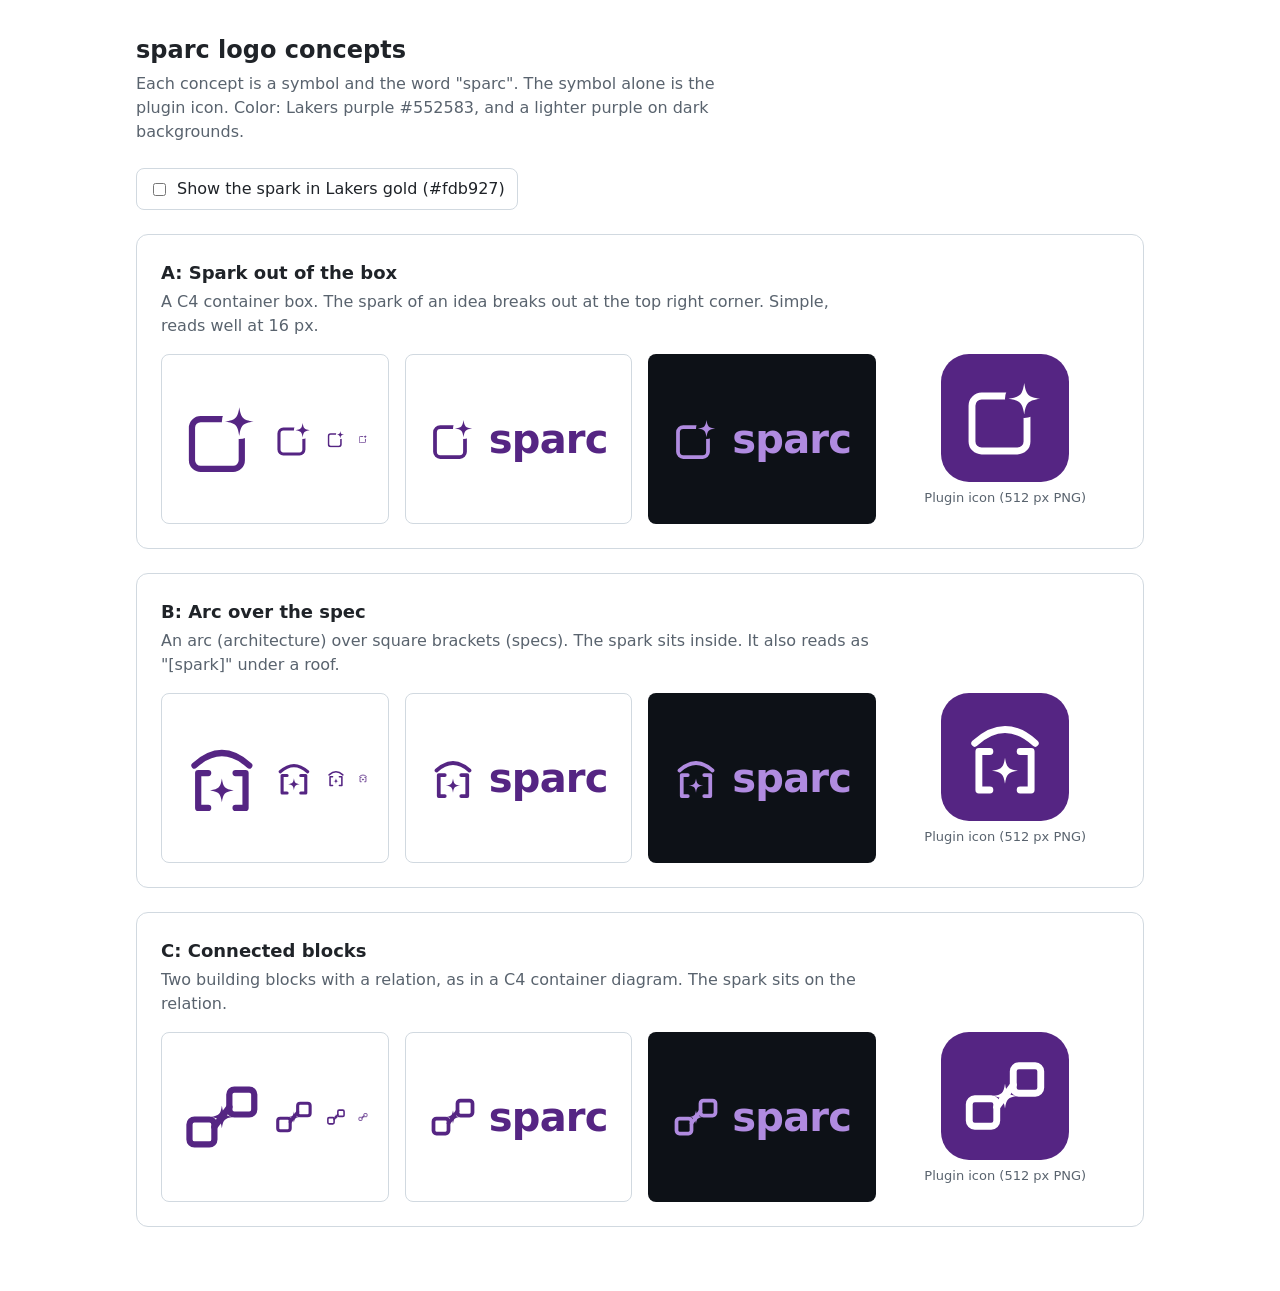
<file: docs/mockups/add-sparc-logo/index.html>
<!doctype html>
<html lang="en">
<head>
<meta charset="utf-8">
<meta name="viewport" content="width=device-width, initial-scale=1">
<title>sparc logo concepts</title>
<style>
  :root {
    --purple: #552583;      /* Lakers purple */
    --purple-dark-ui: #b08be0; /* lighter purple for dark backgrounds */
    --gold: #fdb927;        /* Lakers gold, optional spark accent */
    --spark: var(--purple);
    --spark-dark-ui: var(--purple-dark-ui);
    --ink: #1f2328;
    --muted: #59636e;
    --line: #d1d9e0;
    --bg: #ffffff;
    --gh-dark: #0d1117;
  }
  body.gold { --spark: var(--gold); --spark-dark-ui: var(--gold); }
  * { box-sizing: border-box; }
  body { margin: 0; font: 16px/1.5 system-ui, -apple-system, "Segoe UI", sans-serif; color: var(--ink); background: var(--bg); }
  main { max-width: 1040px; margin: 0 auto; padding: 32px 16px 64px; }
  h1 { font-size: 1.5rem; margin: 0 0 4px; }
  p.lead { color: var(--muted); margin: 0 0 24px; max-width: 60ch; }
  label.toggle { display: inline-flex; gap: 8px; align-items: center; padding: 8px 12px; border: 1px solid var(--line); border-radius: 8px; cursor: pointer; }
  label.toggle:focus-within { outline: 2px solid var(--purple); outline-offset: 2px; }
  section.concept { border: 1px solid var(--line); border-radius: 12px; padding: 24px; margin-top: 24px; }
  section.concept h2 { font-size: 1.125rem; margin: 0 0 4px; }
  section.concept p { color: var(--muted); margin: 0 0 16px; max-width: 70ch; }
  .row { display: grid; grid-template-columns: repeat(auto-fit, minmax(220px, 1fr)); gap: 16px; }
  .tile { border-radius: 8px; padding: 20px; display: flex; align-items: center; justify-content: center; gap: 12px; min-height: 120px; }
  .light { background: #fff; border: 1px solid var(--line); color: var(--purple); --s: var(--spark); }
  .dark { background: var(--gh-dark); color: var(--purple-dark-ui); --s: var(--spark-dark-ui); }
  .sizes { justify-content: space-around; }
  .wordmark { font-weight: 650; font-size: 40px; letter-spacing: -0.02em; line-height: 1; }
  .icon { width: 128px; height: 128px; border-radius: 28px; background: var(--purple); color: #fff; display: grid; place-items: center; --s: var(--spark-on-tile, #fff); }
  body.gold .icon { --s: var(--gold); }
  .caption { font-size: 0.8125rem; color: var(--muted); text-align: center; margin-top: 6px; }
  svg { display: block; }
  @media (max-width: 480px) { .wordmark { font-size: 32px; } }
</style>
</head>
<body>
<main>
  <h1>sparc logo concepts</h1>
  <p class="lead">Each concept is a symbol and the word "sparc". The symbol alone is the plugin icon. Color: Lakers purple #552583, and a lighter purple on dark backgrounds.</p>
  <label class="toggle"><input type="checkbox" id="gold"> Show the spark in Lakers gold (#fdb927)</label>

  <!-- Symbol definitions: stroke and text use currentColor, the spark uses var(--s). -->
  <svg width="0" height="0" style="position:absolute" aria-hidden="true">
    <defs>
      <path id="spark" d="M0,-10 C1.2,-2.4 2.4,-1.2 10,0 C2.4,1.2 1.2,2.4 0,10 C-1.2,2.4 -2.4,1.2 -10,0 C-2.4,-1.2 -1.2,-2.4 0,-10 Z"/>
      <!-- A: spark breaks out of a container box -->
      <mask id="cutA"><rect width="64" height="64" fill="#fff"/><circle cx="46" cy="18" r="14" fill="#000"/></mask>
      <g id="symA">
        <rect x="8" y="16" width="40" height="40" rx="7" fill="none" stroke="currentColor" stroke-width="5" mask="url(#cutA)"/>
        <use href="#spark" transform="translate(46 18) scale(1.15)" fill="var(--s)"/>
      </g>
      <!-- B: an arc over spec brackets, with the spark inside -->
      <g id="symB" fill="none" stroke="currentColor" stroke-width="5" stroke-linecap="round" stroke-linejoin="round">
        <path d="M10 22 Q32 2 54 22"/>
        <path d="M21 28 H13 V56 H21"/>
        <path d="M43 28 H51 V56 H43"/>
        <use href="#spark" transform="translate(32 42) scale(0.95)" fill="var(--s)" stroke="none"/>
      </g>
      <!-- C: two connected building blocks, the spark on the relation -->
      <g id="symC" fill="none" stroke="currentColor" stroke-width="5" stroke-linejoin="round">
        <rect x="6" y="34" width="20" height="20" rx="4"/>
        <rect x="38" y="10" width="20" height="20" rx="4"/>
        <path d="M26 40 L38 24" stroke-linecap="round"/>
        <use href="#spark" transform="translate(32 32) scale(0.9)" fill="var(--s)" stroke="none"/>
      </g>
    </defs>
  </svg>

  <template id="concept">
    <section class="concept">
      <h2></h2>
      <p></p>
      <div class="row">
        <div class="tile light sizes" data-sizes></div>
        <div class="tile light" data-lockup></div>
        <div class="tile dark" data-lockup></div>
        <div><div class="tile" style="padding:0"><div class="icon" data-icon></div></div><div class="caption">Plugin icon (512 px PNG)</div></div>
      </div>
    </section>
  </template>
</main>
<script>
  const concepts = [
    ['A', 'Spark out of the box', 'A C4 container box. The spark of an idea breaks out at the top right corner. Simple, reads well at 16 px.'],
    ['B', 'Arc over the spec', 'An arc (architecture) over square brackets (specs). The spark sits inside. It also reads as "[spark]" under a roof.'],
    ['C', 'Connected blocks', 'Two building blocks with a relation, as in a C4 container diagram. The spark sits on the relation.'],
  ];
  const sym = (id, size, label) => `<svg width="${size}" height="${size}" viewBox="0 0 64 64" role="img" aria-label="${label}"><use href="#sym${id}"/></svg>`;
  const main = document.querySelector('main');
  const tpl = document.getElementById('concept');
  for (const [id, title, text] of concepts) {
    const node = tpl.content.cloneNode(true);
    node.querySelector('h2').textContent = `${id}: ${title}`;
    node.querySelector('p').textContent = text;
    node.querySelector('[data-sizes]').innerHTML = [128, 64, 32, 16].map((s) => sym(id, s, `sparc symbol ${id}, ${s} px`)).join('');
    for (const el of node.querySelectorAll('[data-lockup]')) el.innerHTML = `${sym(id, 48, `sparc symbol ${id}`)}<span class="wordmark">sparc</span>`;
    node.querySelector('[data-icon]').innerHTML = sym(id, 88, `sparc plugin icon ${id}`);
    main.appendChild(node);
  }
  document.getElementById('gold').addEventListener('change', (e) => document.body.classList.toggle('gold', e.target.checked));
</script>
</body>
</html>
</file>
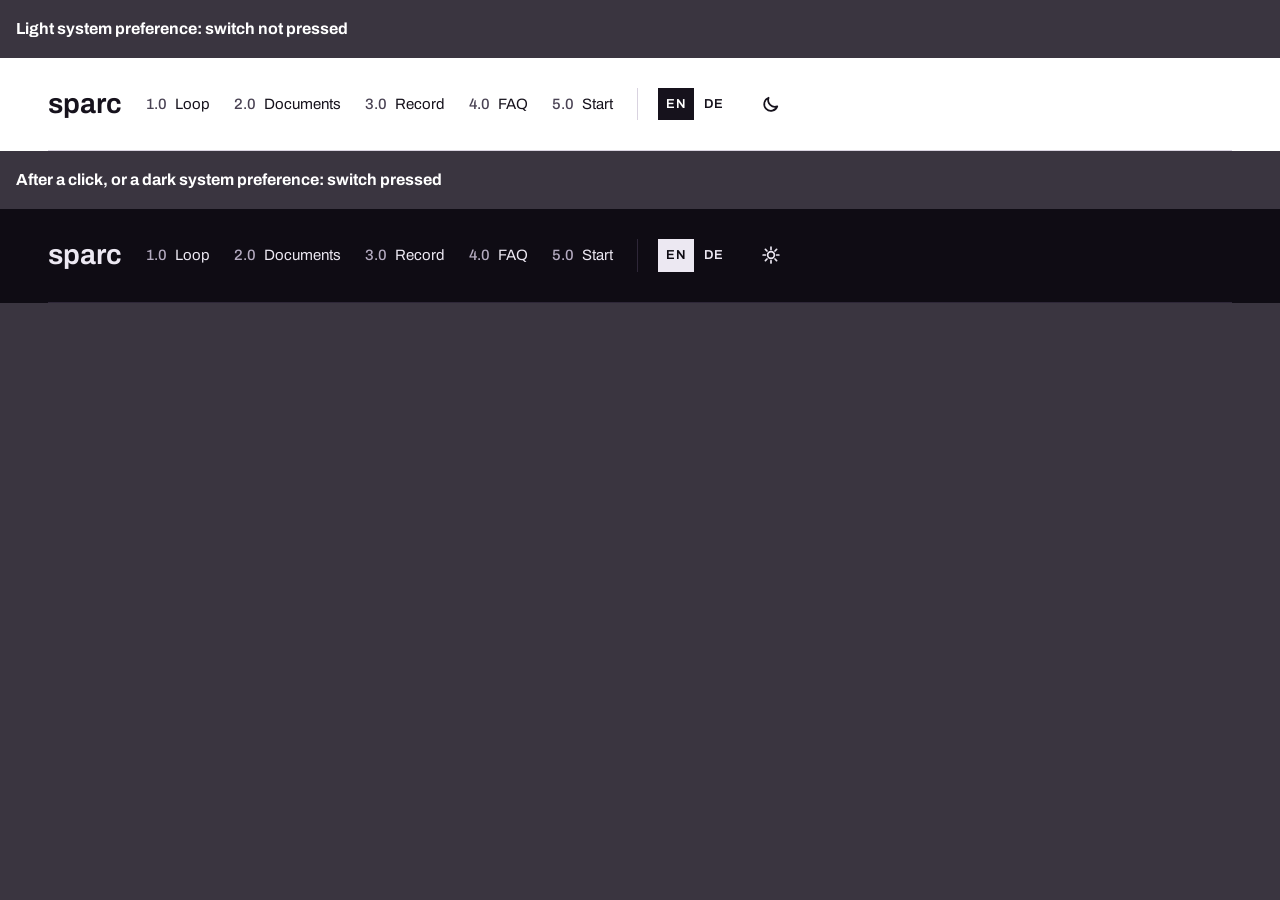
<file: docs/mockups/add-theme-switch/index.html>
<!doctype html>
<html lang="en">
<head>
<meta charset="utf-8">
<meta name="viewport" content="width=device-width, initial-scale=1">
<title>sparc: color scheme switch</title>
<!-- Mockup of the change add-theme-switch: the masthead with the switch, in the light and the dark scheme. -->
<style>
@font-face { font-family: "Archivo"; src: url("../add-landing-page/fonts/archivo.woff2") format("woff2"); font-weight: 100 900; font-display: swap; }
.light { --field: #ffffff; --field-ink: #16121c; --field-ink-2: #4a4354; --field-rule: #d9d3e0; color-scheme: light; }
.dark { --field: #0f0c14; --field-ink: #ece8f2; --field-ink-2: #b4abc0; --field-rule: #2e2738; color-scheme: dark; }
* { box-sizing: border-box; }
body { margin: 0; font: 400 1.0625rem/1.6 "Archivo", system-ui, sans-serif; background: #3a3540; }
h1 { font-size: 1rem; margin: 16px; color: #fff; }
.field { background: var(--field); color: var(--field-ink); padding: 0 clamp(16px, 4vw, 48px); margin-bottom: 16px; }
.masthead { display: grid; grid-template-columns: auto 1fr; align-items: center; gap: 24px; padding-block: 24px; border-bottom: 1px solid var(--field-rule); }
.brand { font-weight: 650; font-size: 1.75rem; color: var(--field-ink); text-decoration: none; }
.index { justify-self: end; display: flex; flex-wrap: wrap; align-items: center; gap: 4px 24px; list-style: none; margin: 0; padding: 0; font-size: 0.9375rem; }
.index a { color: var(--field-ink); text-decoration: none; display: inline-flex; gap: 8px; padding-block: 8px; }
.index b { font-weight: 500; color: var(--field-ink-2); }
.lang { display: flex; gap: 2px; border-left: 1px solid var(--field-rule); padding-left: 20px; }
.lang a { padding: 6px 8px; font-weight: 600; letter-spacing: 0.04em; font-size: 0.8125rem; }
.lang a[aria-current="true"] { background: var(--field-ink); color: var(--field); }
.theme-switch { display: grid; place-items: center; width: 32px; height: 32px; padding: 0; background: transparent; color: var(--field-ink); border: 1px solid transparent; cursor: pointer; }
.theme-switch:hover { border-color: var(--field-rule); }
.theme-switch svg { display: block; }
.theme-switch[aria-pressed="false"] .sun, .theme-switch[aria-pressed="true"] .moon { display: none; }
:focus-visible { outline: 2px solid var(--field-ink); outline-offset: 3px; box-shadow: 0 0 0 3px var(--field); border-radius: 2px; }
@media (max-width: 860px) {
  .masthead { grid-template-columns: 1fr; }
  .index { justify-self: start; gap: 0 20px; }
  .index .lang { border-left: 0; padding-left: 0; }
}
</style>
</head>
<body>
<h1>Light system preference: switch not pressed</h1>
<header class="field light"><div class="masthead">
  <a class="brand" href="#">sparc</a>
  <nav aria-label="Sections, language and color scheme"><ul class="index">
    <li><a href="#"><b>1.0</b> Loop</a></li><li><a href="#"><b>2.0</b> Documents</a></li><li><a href="#"><b>3.0</b> Record</a></li><li><a href="#"><b>4.0</b> FAQ</a></li><li><a href="#"><b>5.0</b> Start</a></li>
    <li class="lang"><a href="#" aria-current="true">EN</a><a href="#">DE</a></li>
    <li><button type="button" class="theme-switch" aria-pressed="false" aria-label="Dark mode" title="Dark mode"><svg class="moon" width="18" height="18" viewBox="0 0 16 16" aria-hidden="true"><path d="M13.6 10.1A6 6 0 0 1 5.9 2.4a6 6 0 1 0 7.7 7.7z" fill="none" stroke="currentColor" stroke-width="1.5" stroke-linejoin="round"/></svg><svg class="sun" width="18" height="18" viewBox="0 0 16 16" aria-hidden="true"><circle cx="8" cy="8" r="3" fill="none" stroke="currentColor" stroke-width="1.5"/><path d="M8 1v2M8 13v2M1 8h2M13 8h2M3.05 3.05l1.4 1.4M11.55 11.55l1.4 1.4M3.05 12.95l1.4-1.4M11.55 4.45l1.4-1.4" stroke="currentColor" stroke-width="1.5" stroke-linecap="round"/></svg></button></li>
  </ul></nav>
</div></header>
<h1>After a click, or a dark system preference: switch pressed</h1>
<header class="field dark"><div class="masthead">
  <a class="brand" href="#">sparc</a>
  <nav aria-label="Sections, language and color scheme"><ul class="index">
    <li><a href="#"><b>1.0</b> Loop</a></li><li><a href="#"><b>2.0</b> Documents</a></li><li><a href="#"><b>3.0</b> Record</a></li><li><a href="#"><b>4.0</b> FAQ</a></li><li><a href="#"><b>5.0</b> Start</a></li>
    <li class="lang"><a href="#" aria-current="true">EN</a><a href="#">DE</a></li>
    <li><button type="button" class="theme-switch" aria-pressed="true" aria-label="Dark mode" title="Dark mode"><svg class="moon" width="18" height="18" viewBox="0 0 16 16" aria-hidden="true"><path d="M13.6 10.1A6 6 0 0 1 5.9 2.4a6 6 0 1 0 7.7 7.7z" fill="none" stroke="currentColor" stroke-width="1.5" stroke-linejoin="round"/></svg><svg class="sun" width="18" height="18" viewBox="0 0 16 16" aria-hidden="true"><circle cx="8" cy="8" r="3" fill="none" stroke="currentColor" stroke-width="1.5"/><path d="M8 1v2M8 13v2M1 8h2M13 8h2M3.05 3.05l1.4 1.4M11.55 11.55l1.4 1.4M3.05 12.95l1.4-1.4M11.55 4.45l1.4-1.4" stroke="currentColor" stroke-width="1.5" stroke-linecap="round"/></svg></button></li>
  </ul></nav>
</div></header>
</body>
</html>
</file>
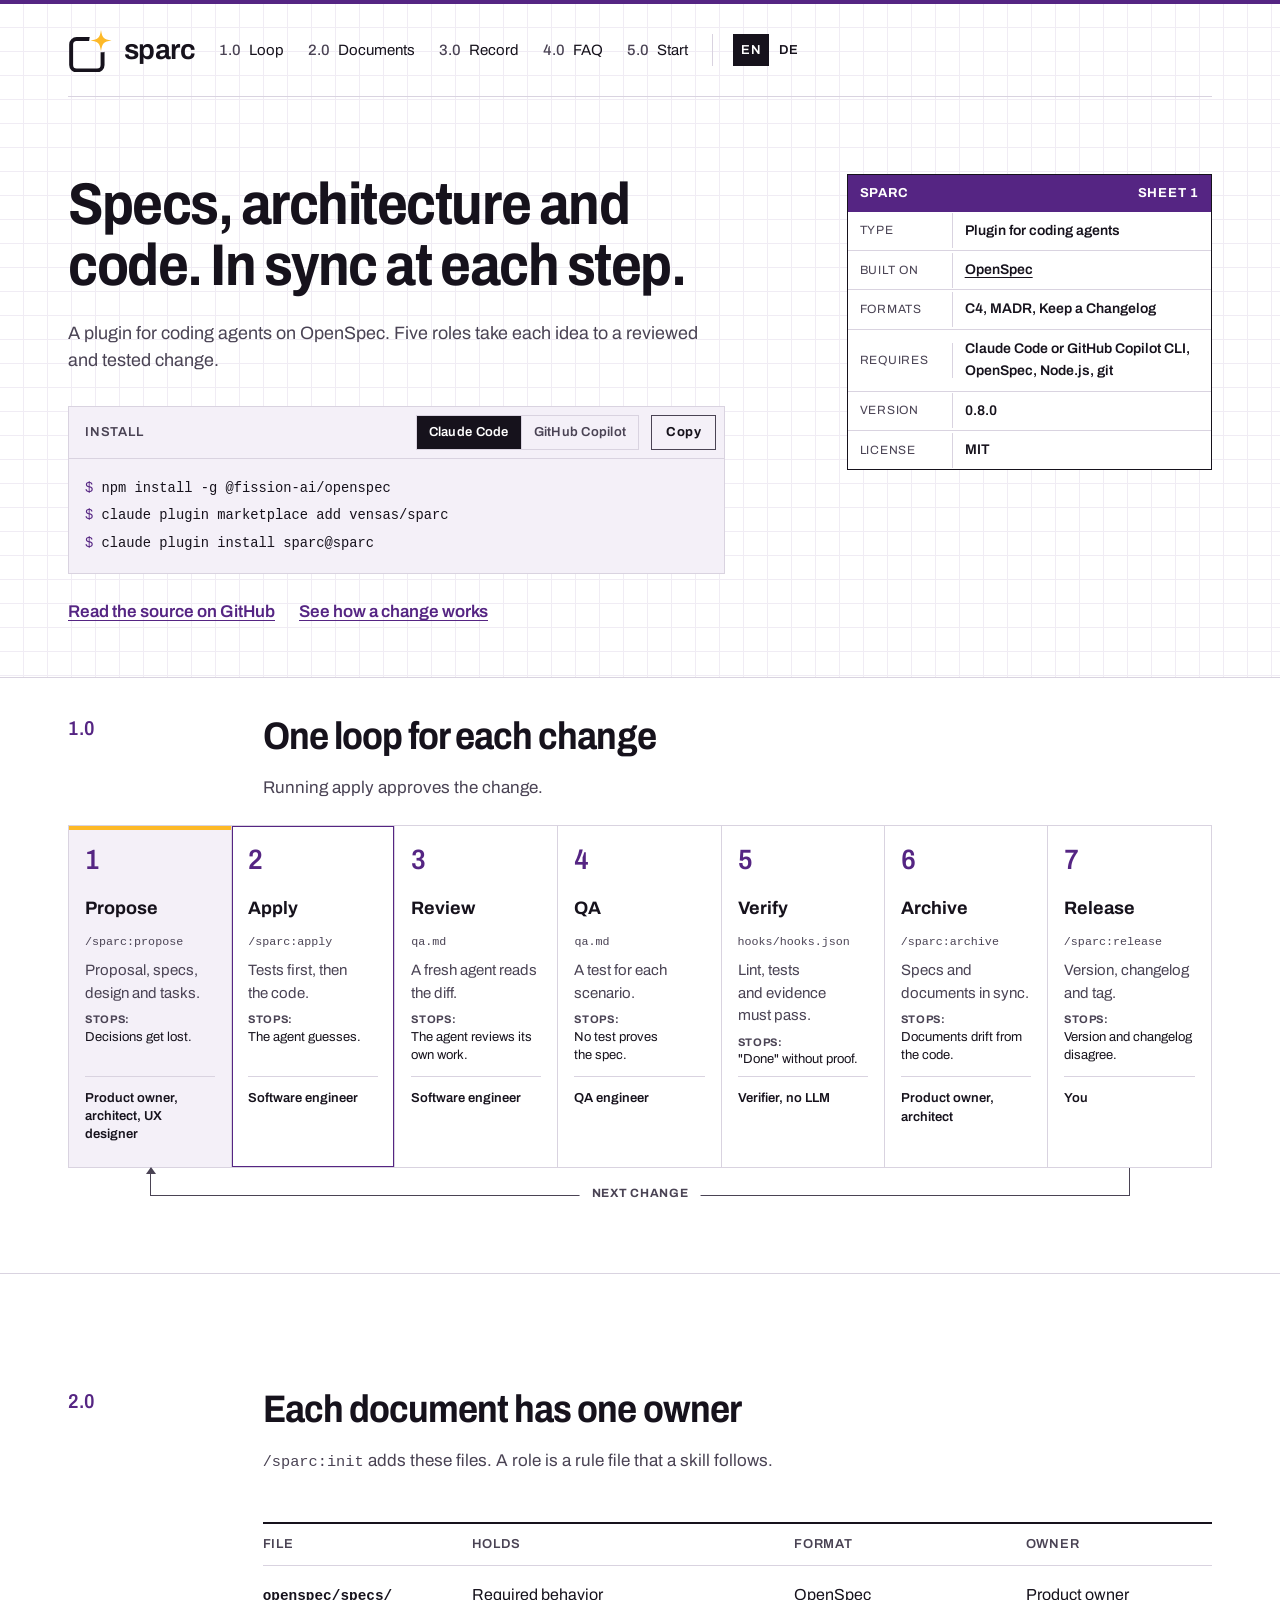
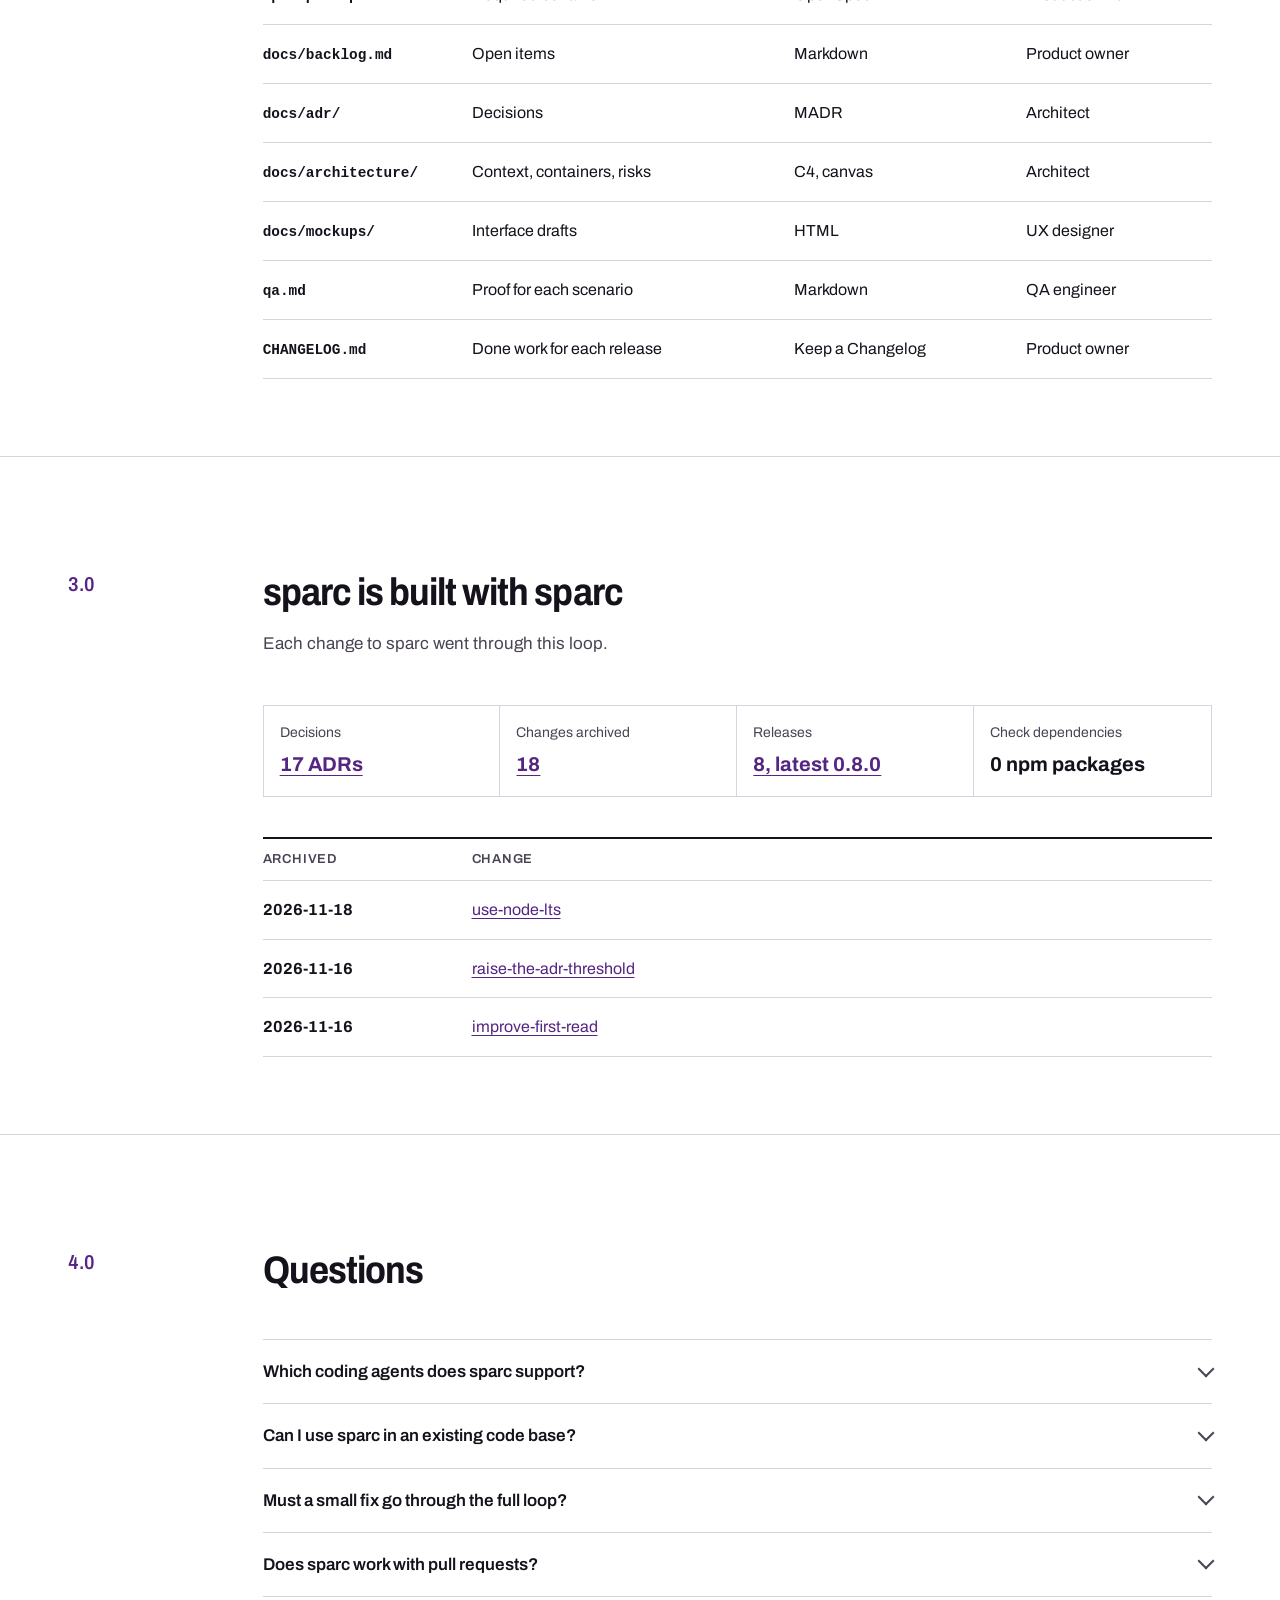
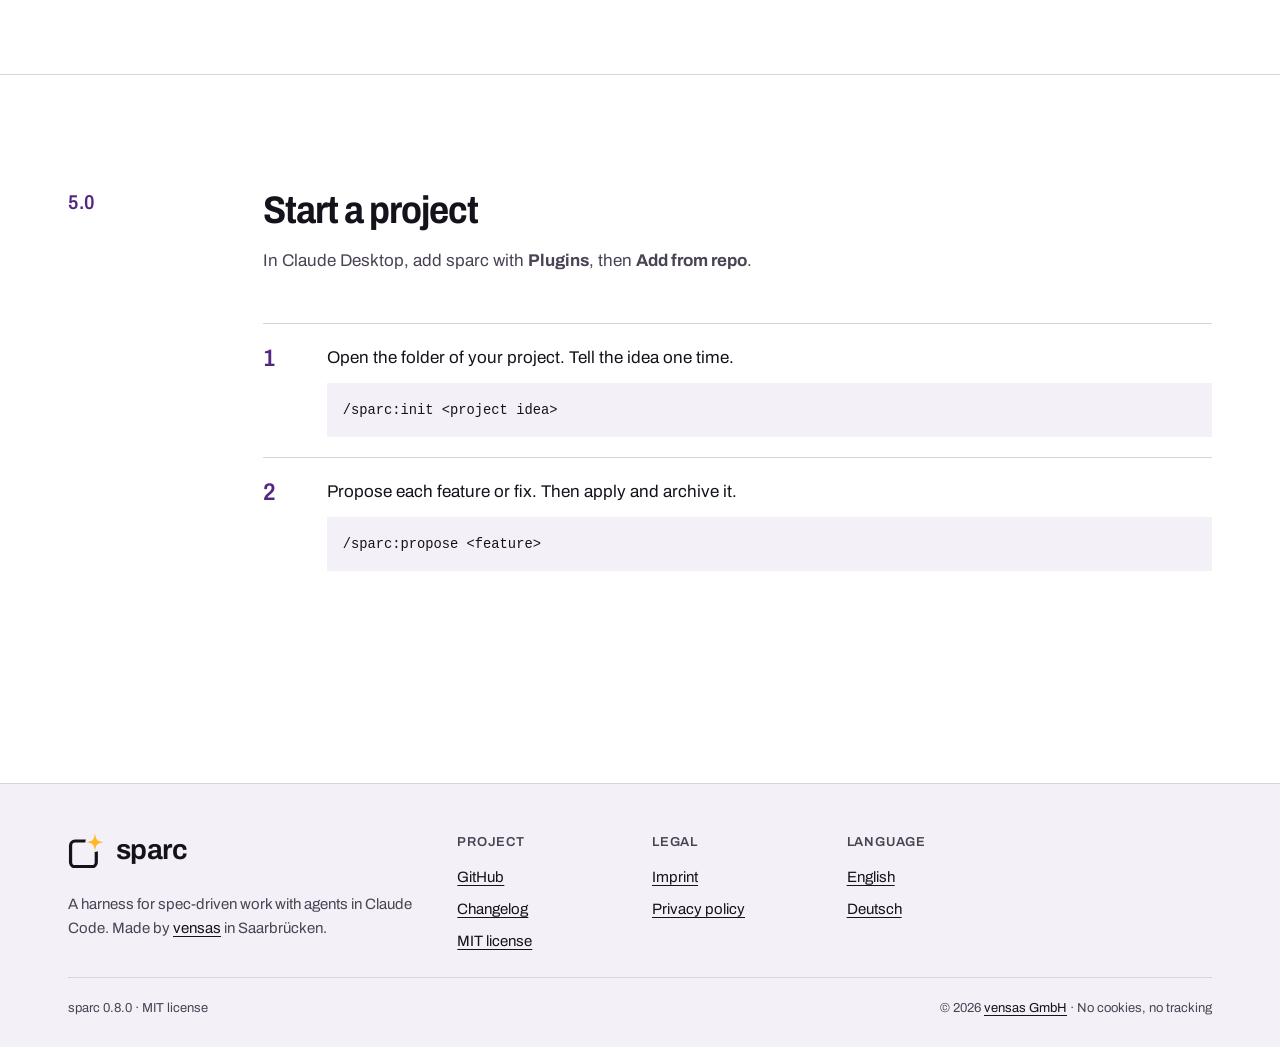
<file: docs/mockups/support-github-copilot/index.html>
<!doctype html>
<html lang="en">
<head>
<meta charset="utf-8">
<meta name="viewport" content="width=device-width, initial-scale=1">
<title>sparc: spec-driven work with agents</title>
<meta name="description" content="sparc is a Claude Code plugin. It keeps specs, architecture and documents in sync with the code while agents write it.">
<style>
@font-face {
  font-family: "Archivo";
  src: url("../add-landing-page/fonts/archivo.woff2") format("woff2");
  font-weight: 100 900;
  font-stretch: 62% 125%;
  font-display: swap;
}

:root {
  --sheet: #ffffff;
  --ink: #16121c;
  --ink-2: #4a4354;
  --rule: #d9d3e0;
  --field: #ffffff;
  --field-ink: #16121c;
  --field-ink-2: #4a4354;
  --field-rule: #d9d3e0;
  --grid: #f0ecf4;
  --accent: #552583;
  --spark: #fdb927;
  --spark-ink: #16121c;
  --code-bg: #f4f0f8;
  --gutter: clamp(16px, 4vw, 48px);
  --max: 1240px;
  color-scheme: light;
}
@media (prefers-color-scheme: dark) {
  :root:not([data-theme="light"]) {
    --sheet: #0f0c14;
    --ink: #ece8f2;
    --ink-2: #b4abc0;
    --rule: #2e2738;
    --field: #0f0c14;
    --field-ink: #ece8f2;
    --field-ink-2: #b4abc0;
    --field-rule: #2e2738;
    --grid: #16121d;
    --accent: #b08be0;
    --code-bg: #1a1522;
    color-scheme: dark;
  }
}
:root[data-theme="dark"] {
  --sheet: #0f0c14;
  --ink: #ece8f2;
  --ink-2: #b4abc0;
  --rule: #2e2738;
  --field: #0f0c14;
  --field-ink: #ece8f2;
  --field-ink-2: #b4abc0;
  --field-rule: #2e2738;
  --grid: #16121d;
  --accent: #b08be0;
  --code-bg: #1a1522;
  color-scheme: dark;
}

*, *::before, *::after { box-sizing: border-box; }
html { -webkit-text-size-adjust: 100%; scroll-behavior: smooth; }
@media (prefers-reduced-motion: reduce) { html { scroll-behavior: auto; } }
body {
  margin: 0;
  background: var(--sheet);
  color: var(--ink);
  border-top: 4px solid var(--accent);
  font: 400 1.0625rem/1.6 "Archivo", system-ui, sans-serif;
  font-stretch: 100%;
  font-variant-numeric: tabular-nums;
}
::selection { background: var(--accent); color: var(--sheet); }
a { color: var(--accent); text-underline-offset: 0.2em; text-decoration-thickness: 1px; }
a:hover { text-decoration-thickness: 2px; }
:focus-visible { outline: 2px solid var(--ink); outline-offset: 3px; box-shadow: 0 0 0 3px var(--sheet); border-radius: 2px; }
p, li, dd, td, th, summary { text-wrap: pretty; }
code, pre { font-family: ui-monospace, "SF Mono", Menlo, Consolas, monospace; font-size: 0.9em; }

.skip { position: absolute; left: -999px; top: 0; background: var(--spark); color: var(--spark-ink); padding: 8px 12px; z-index: 10; }
.skip:focus { left: 8px; top: 8px; }
.defs { position: absolute; }

.wrap { max-width: var(--max); margin: 0 auto; padding: 0 var(--gutter); }

/* ---------- Field (first viewport) ---------- */
.field {
  background-color: var(--field);
  background-image: linear-gradient(var(--grid) 1px, transparent 1px), linear-gradient(90deg, var(--grid) 1px, transparent 1px);
  background-size: 24px 24px;
  background-position: -1px -1px;
  color: var(--field-ink);
  position: relative;
  overflow: hidden;
}
.field a { color: var(--field-ink); }
.hero-links a, .install a { color: var(--accent); }
.masthead {
  position: relative; z-index: 1;
  display: grid;
  grid-template-columns: auto 1fr;
  align-items: center;
  gap: 24px;
  padding-block: 24px;
  border-bottom: 1px solid var(--field-rule);
}
.brand { display: inline-flex; align-items: center; gap: 12px; text-decoration: none; }
.brand svg { display: block; }
.brand span { font-weight: 650; font-size: 1.75rem; letter-spacing: -0.02em; line-height: 1; }
.index {
  justify-self: end;
  display: flex; flex-wrap: wrap; align-items: center; gap: 4px 24px;
  list-style: none; margin: 0; padding: 0;
  font-size: 0.9375rem;
}
.index a { text-decoration: none; display: inline-flex; gap: 8px; padding-block: 8px; }
.index a:hover { text-decoration: underline; }
.index b { font-weight: 500; color: var(--field-ink-2); }
.lang { display: flex; gap: 2px; border-left: 1px solid var(--field-rule); padding-left: 20px; }
.lang a { padding: 6px 8px; font-weight: 600; letter-spacing: 0.04em; font-size: 0.8125rem; }
.lang a[aria-current="true"] { background: var(--field-ink); color: var(--field); }

.hero {
  display: grid;
  grid-template-columns: repeat(12, 1fr);
  gap: 0 24px;
  padding-block: clamp(40px, 6vw, 80px) clamp(40px, 4vw, 56px);
  position: relative;
}
.hero > * { min-width: 0; }
.hero h1 {
  position: relative;
  grid-column: 1 / span 7;
  margin: 0;
  font-weight: 700;
  font-stretch: 87.5%;
  font-size: clamp(2.25rem, 4.6vw, 3.75rem);
  line-height: 1.04;
  letter-spacing: -0.025em;
  text-wrap: balance;
}
.hero .lede {
  grid-column: 1 / span 7;
  margin: 24px 0 0;
  font-size: clamp(1.0625rem, 1.4vw, 1.1875rem);
  line-height: 1.5;
  color: var(--field-ink-2);
  max-width: 38em;
}
.install {
  grid-column: 1 / span 7;
  margin-top: 32px;
  border: 1px solid var(--rule);
  background: var(--code-bg);
}
.titleblock {
  grid-column: 9 / span 4; grid-row: 1 / span 4; align-self: start;
  margin: 0; border: 1px solid var(--ink); background: var(--sheet);
  font-size: 0.875rem;
}
.titleblock dl { margin: 0; }
.titleblock dl div { display: grid; grid-template-columns: 7.5em 1fr; border-top: 1px solid var(--rule); }
.titleblock dl div:first-child { border-top: 0; }
.titleblock dt, .titleblock dd { margin: 0; padding: 8px 12px; }
.titleblock dt { color: var(--ink-2); border-right: 1px solid var(--rule); font-size: 0.75rem; letter-spacing: 0.06em; text-transform: uppercase; align-self: center; }
.titleblock dd { font-weight: 600; }
.titleblock .tb-head { background: var(--accent); color: var(--sheet); margin: 0; padding: 8px 12px; font-weight: 700; font-size: 0.8125rem; letter-spacing: 0.06em; text-transform: uppercase; display: flex; justify-content: space-between; }
.install-head {
  display: flex; justify-content: space-between; align-items: center;
  padding: 8px 8px 8px 16px;
  border-bottom: 1px solid var(--rule);
  font-size: 0.8125rem; font-weight: 600; letter-spacing: 0.06em; text-transform: uppercase;
  color: var(--field-ink-2);
}
.install pre { margin: 0; padding: 16px; overflow-x: auto; line-height: 1.8; color: var(--ink); }
.install pre .p { color: var(--accent); user-select: none; }
.copy {
  font: inherit; font-size: 0.8125rem; letter-spacing: 0.04em;
  background: transparent; color: var(--ink); border: 1px solid var(--ink-2);
  padding: 6px 14px; cursor: pointer; font-weight: 700;
}
.agent-switch { display: flex; margin-left: auto; margin-right: 12px; border: 1px solid var(--rule); }
.agent-switch[hidden] { display: none; }
.agent-switch [role="tab"] { font: inherit; font-size: 0.8125rem; font-weight: 600; letter-spacing: 0.02em; text-transform: none; background: transparent; color: var(--ink-2); border: 0; padding: 6px 12px; cursor: pointer; }
.agent-switch [role="tab"] + [role="tab"] { border-left: 1px solid var(--rule); }
.agent-switch [role="tab"][aria-selected="true"] { background: var(--ink); color: var(--sheet); }
.agent-name { margin: 0; padding: 12px 16px 0; font-size: 0.75rem; font-weight: 700; letter-spacing: 0.06em; text-transform: uppercase; color: var(--ink-2); }
.js .agent-name { display: none; }
.agent-cmd + .agent-cmd { border-top: 1px solid var(--rule); }
.js .agent-cmd + .agent-cmd { border-top: 0; }
.copy:hover { background: var(--ink); color: var(--sheet); }
.hero-links { grid-column: 1 / span 7; margin: 24px 0 0; display: flex; gap: 24px; flex-wrap: wrap; font-weight: 600; }

/* ---------- Sections ---------- */
section.part { border-top: 1px solid var(--rule); padding-block: clamp(64px, 9vw, 120px) clamp(48px, 6vw, 80px); }
#loop { padding-top: clamp(32px, 3vw, 48px); }
#loop .part-head { margin-bottom: 24px; }
.part-head {
  display: grid; grid-template-columns: repeat(12, 1fr); gap: 0 24px;
  margin-bottom: 48px;
}
.part-head .addr {
  grid-column: 1 / span 2;
  font-weight: 600; font-stretch: 87.5%; font-size: 1.25rem; color: var(--accent);
  line-height: 1.2;
}
.part-head h2 {
  grid-column: 3 / span 7;
  margin: 0;
  font-weight: 700; font-stretch: 87.5%;
  font-size: clamp(1.75rem, 3vw, 2.5rem); line-height: 1.08; letter-spacing: -0.025em;
  text-wrap: balance;
}
.part-head p { grid-column: 3 / span 6; margin: 16px 0 0; color: var(--ink-2); max-width: 40em; }

/* Loop strip */
.loop {
  list-style: none; margin: 0; padding: 0;
  display: grid; grid-template-columns: repeat(7, 1fr);
  border: 1px solid var(--rule);
  counter-reset: step;
}
.loop li {
  counter-increment: step;
  border-right: 1px solid var(--rule);
  padding: 20px 16px 24px;
  min-height: 248px;
  display: flex; flex-direction: column; gap: 8px;
  transition: background-color 400ms cubic-bezier(.16,1,.3,1), color 400ms cubic-bezier(.16,1,.3,1), box-shadow 400ms cubic-bezier(.16,1,.3,1);
  position: relative;
}
.loop li:last-child { border-right: 0; }
.loop li::before {
  content: counter(step);
  font-weight: 600; font-stretch: 87.5%; font-size: 1.75rem; line-height: 1;
  color: var(--accent);
}
.loop h3 { margin: 12px 0 0; font-size: 1.125rem; font-weight: 700; }
.loop .cmd { font-size: 0.8125rem; color: var(--ink-2); }
.loop p { margin: 0; font-size: 0.9375rem; line-height: 1.5; color: var(--ink-2); }
.loop .pain { margin: 0; font-size: 0.8125rem; line-height: 1.4; color: var(--ink); }
.loop .pain span { display: block; font-size: 0.6875rem; font-weight: 700; letter-spacing: 0.06em; text-transform: uppercase; color: var(--ink-2); }
.loop .who { margin-top: auto; font-size: 0.8125rem; line-height: 1.4; min-height: calc(3 * 1.4em + 12px); font-weight: 600; color: var(--ink); padding-top: 12px; border-top: 1px solid var(--rule); }
.loop li.is-active { background: var(--code-bg); box-shadow: inset 0 4px 0 var(--spark); }
.loop li.is-next { box-shadow: inset 0 0 0 1px var(--accent); }
/* The rule back from the last step to the first: the next change starts the loop again. */
.loop-return {
  position: relative; height: 28px; margin: 0 calc(100% / 14);
  border: 1px solid var(--ink-2); border-top: 0;
}
.loop-return::before {
  content: ""; position: absolute; left: -5px; top: -1px;
  border: 5px solid transparent; border-bottom: 7px solid var(--ink-2); border-top: 0;
}
.loop-return span {
  position: absolute; left: 50%; bottom: -0.7em; transform: translateX(-50%);
  background: var(--sheet); padding: 0 12px;
  font-size: 0.75rem; font-weight: 700; letter-spacing: 0.06em; text-transform: uppercase; color: var(--ink-2);
}

/* Spec tables */
.spec { width: 100%; border-collapse: collapse; font-size: 1rem; }
.spec caption { text-align: left; }
.spec th, .spec td { text-align: left; vertical-align: top; padding: 16px 16px 16px 0; border-top: 1px solid var(--rule); }
.spec thead th { font-size: 0.8125rem; letter-spacing: 0.06em; text-transform: uppercase; color: var(--ink-2); font-weight: 600; border-top: 2px solid var(--ink); padding-block: 10px; }
.spec tbody th { font-weight: 700; width: 22%; }
.spec td code { background: var(--code-bg); padding: 2px 6px; }
.spec tbody tr:last-child > * { border-bottom: 1px solid var(--rule); }

.cols { display: grid; grid-template-columns: repeat(12, 1fr); gap: 0 24px; }
.cols > .main { grid-column: 3 / span 10; }

/* Record (proof) */
.record { display: grid; grid-template-columns: repeat(12, 1fr); gap: 0 24px; }
.record .ledger { grid-column: 3 / span 10; }
.tally {
  display: grid; grid-template-columns: repeat(4, 1fr);
  border: 1px solid var(--rule); margin: 0 0 40px;
}
.tally div { padding: 16px; border-right: 1px solid var(--rule); }
.tally div:last-child { border-right: 0; }
.tally dt { font-size: 0.875rem; color: var(--ink-2); }
.tally dd { margin: 4px 0 0; font-weight: 700; font-size: 1.25rem; }

/* FAQ */
.faq details { border-top: 1px solid var(--rule); }
.faq details:last-child { border-bottom: 1px solid var(--rule); }
.faq summary {
  list-style: none; cursor: pointer;
  display: grid; grid-template-columns: 1fr auto; gap: 16px; align-items: center;
  padding: 18px 0; font-weight: 600; font-size: 1.0625rem;
}
.faq summary::-webkit-details-marker { display: none; }
.faq summary::after {
  content: ""; width: 12px; height: 12px;
  border-right: 2px solid var(--ink-2); border-bottom: 2px solid var(--ink-2);
  transform: translateY(-3px) rotate(45deg); transition: transform 240ms cubic-bezier(.16,1,.3,1);
}
.faq details[open] summary::after { transform: translateY(3px) rotate(-135deg); }
.faq summary:hover { color: var(--accent); }
.faq details p { margin: 0 0 20px; max-width: 68ch; color: var(--ink-2); }
.faq code { background: var(--code-bg); padding: 1px 5px; }
@media (prefers-reduced-motion: reduce) { .faq summary::after { transition: none; } }

/* Install part */
.steps { counter-reset: s; list-style: none; padding: 0; margin: 0; }
.steps li { counter-increment: s; display: grid; grid-template-columns: 48px 1fr; gap: 0 16px; padding: 20px 0; border-top: 1px solid var(--rule); }
.steps li::before { content: counter(s); font-weight: 600; font-stretch: 87.5%; font-size: 1.5rem; color: var(--accent); line-height: 1.2; }
.steps pre { margin: 12px 0 0; padding: 14px 16px; background: var(--code-bg); overflow-x: auto; line-height: 1.7; }
.steps p { margin: 0; }
.steps li > div, .cols > .main, .record .ledger { min-width: 0; }
.prereq { color: var(--ink-2); margin: 0 0 24px; }

/* Billing block */
.billing { background: var(--code-bg); color: var(--ink); border-top: 1px solid var(--rule); margin-top: clamp(64px, 9vw, 120px); }
.billing a { color: var(--ink); }
.billing .wrap { display: grid; grid-template-columns: repeat(12, 1fr); gap: 24px; padding-block: 48px 32px; }
.billing .b-brand { grid-column: 1 / span 4; }
.billing .b-brand p { color: var(--ink-2); margin: 16px 0 0; font-size: 0.9375rem; max-width: 26em; }
.billing nav { grid-column: span 2; font-size: 0.9375rem; }
.billing h2 { font-size: 0.8125rem; letter-spacing: 0.06em; text-transform: uppercase; margin: 0 0 12px; color: var(--ink-2); font-weight: 600; }
.billing ul { list-style: none; margin: 0; padding: 0; display: grid; gap: 8px; }
.billing .agate {
  grid-column: 1 / -1;
  border-top: 1px solid var(--rule); padding-top: 20px;
  display: flex; flex-wrap: wrap; justify-content: space-between; gap: 8px 24px;
  font-size: 0.8125rem; color: var(--ink-2);
}

/* ---------- Legal pages ---------- */
.legal { padding-block: 56px 0; }
.legal .cols > .main { grid-column: 3 / span 7; }
.legal h1 { font-weight: 700; font-stretch: 87.5%; font-size: clamp(2.25rem, 5vw, 3.5rem); line-height: 1.04; letter-spacing: -0.025em; margin: 0 0 8px; }
.legal h2 { font-size: 1.25rem; margin: 40px 0 8px; }
.legal p, .legal li { max-width: 68ch; }
.legal address { font-style: normal; }
.binding { border: 1px solid var(--rule); padding: 12px 16px; color: var(--ink-2); font-size: 0.9375rem; margin: 16px 0 32px; }
.back { display: inline-block; margin-bottom: 32px; font-weight: 600; }

/* ---------- Responsive ---------- */
@media (max-width: 1080px) {
  .loop { grid-template-columns: repeat(4, 1fr); }
  .loop li:nth-child(4) { border-right: 0; }
  .loop li:nth-child(-n+4) { border-bottom: 1px solid var(--rule); }
  .loop-return { margin: 0 calc(100% / 8); }
}
@media (max-width: 860px) {
  .masthead { grid-template-columns: 1fr auto; }
  .masthead nav { grid-column: 1 / -1; }
  .index { justify-self: start; gap: 0 20px; }
  .install-head { gap: 12px; }
  .index .lang { border-left: 0; padding-left: 0; }
  .hero h1, .hero .lede, .install, .hero-links { grid-column: 1 / -1; }
  .titleblock { grid-column: 1 / -1; grid-row: auto; margin-top: 32px; order: 5; }
  .part-head .addr, .part-head h2, .part-head p, .cols > .main, .record .ledger, .legal .cols > .main { grid-column: 1 / -1; }
  .part-head .addr { margin-bottom: 8px; }
  .tally { grid-template-columns: repeat(2, 1fr); }
  .tally div:nth-child(2) { border-right: 0; }
  .tally div:nth-child(-n+2) { border-bottom: 1px solid var(--rule); }
  .billing .b-brand { grid-column: 1 / -1; }
  .billing nav { grid-column: span 6; }
}
@media (max-width: 560px) {
  .install-head { flex-wrap: wrap; }
  .agent-switch { order: 3; margin: 8px 0 0; width: 100%; }
  .agent-switch [role="tab"] { flex: 1; }
  .loop { grid-template-columns: 1fr; }
  .loop li { border-right: 0; border-bottom: 1px solid var(--rule); min-height: 0; display: grid; grid-template-columns: 32px 1fr; gap: 2px 12px; padding: 14px 16px; }
  .loop li:last-child { border-bottom: 0; }
  .loop li::before { grid-row: span 4; font-size: 1.5rem; }
  .loop h3 { margin: 0; display: flex; align-items: baseline; gap: 12px; }
  .loop .pain span { display: inline; margin-right: 4px; }
  .loop .who { display: none; }
  .loop-return { display: none; }
  .spec thead { display: none; }
  .spec tbody tr { display: block; border-top: 1px solid var(--rule); padding: 12px 0; }
  .spec tbody th, .spec tbody td { display: block; border: 0; padding: 2px 0; width: auto; }
  .spec td[data-label]::before { content: attr(data-label) ": "; color: var(--ink-2); }
  .install pre, .steps pre { font-size: 0.75rem; }
  .install pre code, .steps pre code { font-size: 1em; }
  .spec tbody tr:last-child > * { border-bottom: 0; }
}
@media (prefers-reduced-motion: reduce) {
  .loop li { transition: none; }
}
</style>
<link rel="alternate" hreflang="en" href="https://sparc.apps.vensas.de/">
<link rel="alternate" hreflang="de" href="https://sparc.apps.vensas.de/de/">
</head>
<body>
<a class="skip" href="#main">Skip to the content</a>
<!-- Mockup of the change support-github-copilot: the agent switch above the install commands, the title block and the FAQ answer. Base: docs/mockups/add-landing-page/index.html. -->
<svg class="defs" width="0" height="0" aria-hidden="true"><mask id="cut" maskUnits="userSpaceOnUse" x="0" y="0" width="64" height="64"><rect width="64" height="64" fill="#fff"/><circle cx="46" cy="18" r="15" fill="#000"/></mask></svg>
<header class="field">
  <div class="wrap">
    <div class="masthead">
      <a class="brand" href="/" aria-label="sparc, home">
        <svg width="44" height="44" viewBox="4 2 56 56" aria-hidden="true"><rect x="8" y="16" width="40" height="40" rx="7" fill="none" stroke="currentColor" stroke-width="5" mask="url(#cut)"/><path d="M0,-10 C1.2,-2.4 2.4,-1.2 10,0 C2.4,1.2 1.2,2.4 0,10 C-1.2,2.4 -2.4,1.2 -10,0 C-2.4,-1.2 -1.2,-2.4 0,-10 Z" transform="translate(46 18) scale(1.35)" fill="#fdb927"/></svg>
        <span>sparc</span>
      </a>
      <nav aria-label="Sections and language">
        <ul class="index">
          <li><a href="#loop"><b>1.0</b> Loop</a></li>
          <li><a href="#documents"><b>2.0</b> Documents</a></li>
          <li><a href="#record"><b>3.0</b> Record</a></li>
          <li><a href="#faq"><b>4.0</b> FAQ</a></li>
          <li><a href="#start"><b>5.0</b> Start</a></li>
          <li class="lang">
            <a href="/" lang="en" hreflang="en" aria-current="true">EN</a>
            <a href="/de/" lang="de" hreflang="de">DE</a>
            </li>
        </ul>
      </nav>
    </div>
    <div class="hero" id="top">
      <h1>Specs, architecture and code. In sync at each step.</h1>
      <div class="titleblock">
        <p class="tb-head"><span>sparc</span><span>Sheet 1</span></p>
        <dl>
          <div><dt>Type</dt><dd>Plugin for coding agents</dd></div>
          <div><dt>Built on</dt><dd><a href="https://openspec.dev">OpenSpec</a></dd></div>
          <div><dt>Formats</dt><dd>C4, MADR, Keep a Changelog</dd></div>
          <div><dt>Requires</dt><dd>Claude Code or GitHub Copilot CLI, OpenSpec, Node.js, git</dd></div>
          <div><dt>Version</dt><dd>0.8.0</dd></div>
          <div><dt>License</dt><dd>MIT</dd></div>
        </dl>
      </div>
      <p class="lede">A plugin for coding agents on OpenSpec. Five roles take each idea to a reviewed and tested change.</p>
      <div class="install" role="group" aria-labelledby="install-label">
        <div class="install-head">
          <span id="install-label">Install</span>
          <div class="agent-switch" role="tablist" aria-labelledby="install-label" data-agents hidden>
            <button type="button" role="tab" id="tab-claude" aria-controls="cmd-claude" aria-selected="true">Claude Code</button>
            <button type="button" role="tab" id="tab-copilot" aria-controls="cmd-copilot" aria-selected="false" tabindex="-1">GitHub Copilot</button>
          </div>
          <button class="copy" type="button" data-copy-agent data-copied="Copied" data-failed="Select and copy">Copy</button>
        </div>
        <div class="agent-cmd" id="cmd-claude" data-copy="npm install -g @fission-ai/openspec&#10;claude plugin marketplace add vensas/sparc&#10;claude plugin install sparc@sparc">
          <p class="agent-name">Claude Code</p>
<pre><code><span class="p">$ </span>npm install -g @fission-ai/openspec
<span class="p">$ </span>claude plugin marketplace add vensas/sparc
<span class="p">$ </span>claude plugin install sparc@sparc</code></pre>
        </div>
        <div class="agent-cmd" id="cmd-copilot" data-copy="npm install -g @fission-ai/openspec&#10;copilot plugin marketplace add vensas/sparc&#10;copilot plugin install sparc@sparc">
          <p class="agent-name">GitHub Copilot CLI</p>
<pre><code><span class="p">$ </span>npm install -g @fission-ai/openspec
<span class="p">$ </span>copilot plugin marketplace add vensas/sparc
<span class="p">$ </span>copilot plugin install sparc@sparc</code></pre>
        </div>
      </div>
      <p class="hero-links">
        <a href="https://github.com/vensas/sparc">Read the source on GitHub</a>
        <a href="#loop">See how a change works</a>
      </p>
    </div>

  </div>
</header>
<main id="main">
  <section class="part" id="loop" aria-labelledby="loop-h">
    <div class="wrap">
      <div class="part-head">
        <span class="addr" aria-hidden="true">1.0</span>
        <h2 id="loop-h">One loop for each change</h2>
        <p>Running apply approves the change.</p>
      </div>
      <ol class="loop" data-loop>
        <li><h3>Propose</h3><span class="cmd"><code>/sparc:propose</code></span><p>Proposal, specs, design and tasks.</p><p class="pain"><span>Stops:</span> Decisions get lost.</p><span class="who">Product owner, architect, UX designer</span></li>
        <li><h3>Apply</h3><span class="cmd"><code>/sparc:apply</code></span><p>Tests first, then the code.</p><p class="pain"><span>Stops:</span> The agent guesses.</p><span class="who">Software engineer</span></li>
        <li><h3>Review</h3><span class="cmd"><code>qa.md</code></span><p>A fresh agent reads the diff.</p><p class="pain"><span>Stops:</span> The agent reviews its own work.</p><span class="who">Software engineer</span></li>
        <li><h3>QA</h3><span class="cmd"><code>qa.md</code></span><p>A test for each scenario.</p><p class="pain"><span>Stops:</span> No test proves the spec.</p><span class="who">QA engineer</span></li>
        <li><h3>Verify</h3><span class="cmd"><code>hooks/hooks.json</code></span><p>Lint, tests and evidence must pass.</p><p class="pain"><span>Stops:</span> "Done" without proof.</p><span class="who">Verifier, no LLM</span></li>
        <li><h3>Archive</h3><span class="cmd"><code>/sparc:archive</code></span><p>Specs and documents in sync.</p><p class="pain"><span>Stops:</span> Documents drift from the code.</p><span class="who">Product owner, architect</span></li>
        <li><h3>Release</h3><span class="cmd"><code>/sparc:release</code></span><p>Version, changelog and tag.</p><p class="pain"><span>Stops:</span> Version and changelog disagree.</p><span class="who">You</span></li>
        </ol>
      <div class="loop-return" aria-hidden="true"><span>Next change</span></div>
    </div>
  </section>

  <section class="part" id="documents" aria-labelledby="docs-h">
    <div class="wrap">
      <div class="part-head">
        <span class="addr" aria-hidden="true">2.0</span>
        <h2 id="docs-h">Each document has one owner</h2>
        <p><code>/sparc:init</code> adds these files. A role is a rule file that a skill follows.</p>
      </div>
      <div class="cols"><div class="main">
        <table class="spec">
          <thead><tr><th scope="col">File</th><th scope="col">Holds</th><th scope="col">Format</th><th scope="col">Owner</th></tr></thead>
          <tbody>
            <tr><th scope="row"><code>openspec/specs/</code></th><td data-label="Holds">Required behavior</td><td data-label="Format">OpenSpec</td><td data-label="Owner">Product owner</td></tr>
            <tr><th scope="row"><code>docs/backlog.md</code></th><td data-label="Holds">Open items</td><td data-label="Format">Markdown</td><td data-label="Owner">Product owner</td></tr>
            <tr><th scope="row"><code>docs/adr/</code></th><td data-label="Holds">Decisions</td><td data-label="Format">MADR</td><td data-label="Owner">Architect</td></tr>
            <tr><th scope="row"><code>docs/architecture/</code></th><td data-label="Holds">Context, containers, risks</td><td data-label="Format">C4, canvas</td><td data-label="Owner">Architect</td></tr>
            <tr><th scope="row"><code>docs/mockups/</code></th><td data-label="Holds">Interface drafts</td><td data-label="Format">HTML</td><td data-label="Owner">UX designer</td></tr>
            <tr><th scope="row"><code>qa.md</code></th><td data-label="Holds">Proof for each scenario</td><td data-label="Format">Markdown</td><td data-label="Owner">QA engineer</td></tr>
            <tr><th scope="row"><code>CHANGELOG.md</code></th><td data-label="Holds">Done work for each release</td><td data-label="Format">Keep a Changelog</td><td data-label="Owner">Product owner</td></tr>
            </tbody>
        </table>
      </div></div>
    </div>
  </section>

  <section class="part" id="record" aria-labelledby="record-h">
    <div class="wrap">
      <div class="part-head">
        <span class="addr" aria-hidden="true">3.0</span>
        <h2 id="record-h">sparc is built with sparc</h2>
        <p>Each change to sparc went through this loop.</p>
      </div>
      <div class="record"><div class="ledger">
        <dl class="tally">
          <div><dt>Decisions</dt><dd><a href="https://github.com/vensas/sparc/tree/main/docs/adr">17 ADRs</a></dd></div>
          <div><dt>Changes archived</dt><dd><a href="https://github.com/vensas/sparc/tree/main/openspec/changes/archive">18</a></dd></div>
          <div><dt>Releases</dt><dd><a href="https://github.com/vensas/sparc/blob/main/CHANGELOG.md">8, latest 0.8.0</a></dd></div>
          <div><dt>Check dependencies</dt><dd>0 npm packages</dd></div>
        </dl>
        <table class="spec">
          <thead><tr><th scope="col">Archived</th><th scope="col">Change</th></tr></thead>
          <tbody>
            <tr><th scope="row">2026-11-18</th><td><a href="https://github.com/vensas/sparc/tree/main/openspec/changes/archive/2026-11-18-use-node-lts">use-node-lts</a></td></tr>
            <tr><th scope="row">2026-11-16</th><td><a href="https://github.com/vensas/sparc/tree/main/openspec/changes/archive/2026-11-16-raise-the-adr-threshold">raise-the-adr-threshold</a></td></tr>
            <tr><th scope="row">2026-11-16</th><td><a href="https://github.com/vensas/sparc/tree/main/openspec/changes/archive/2026-11-16-improve-first-read">improve-first-read</a></td></tr>
            </tbody>
        </table>
      </div></div>
    </div>
  </section>

  <section class="part" id="faq" aria-labelledby="faq-h">
    <div class="wrap">
      <div class="part-head">
        <span class="addr" aria-hidden="true">4.0</span>
        <h2 id="faq-h">Questions</h2>
      </div>
      <div class="cols"><div class="main faq">
        <details><summary>Which coding agents does sparc support?</summary><p>Claude Code (CLI and Claude Desktop) and GitHub Copilot CLI. The README lists what is not tested with Copilot, for example Copilot in VS Code and the cloud agent: <a href="https://github.com/vensas/sparc#supported-agents">Supported Agents</a>.</p></details>
        <details><summary>Can I use sparc in an existing code base?</summary><p>Yes. Run <code>/sparc:init</code> in the folder of the project. The architect documents what it finds in the code.</p></details>
        <details><summary>Must a small fix go through the full loop?</summary><p>Yes. Each change of behavior goes through propose, apply and archive. This is the cost of specs and documents that stay correct.</p></details>
        <details><summary>Does sparc work with pull requests?</summary><p>Yes. Choose the workflow <code>trunk</code> or <code>pull-request</code> in <code>openspec/config.yaml</code>. In the pull request workflow, the review or the merge is the approval.</p></details>
        </div></div>
    </div>
  </section>

  <section class="part" id="start" aria-labelledby="start-h">
    <div class="wrap">
      <div class="part-head">
        <span class="addr" aria-hidden="true">5.0</span>
        <h2 id="start-h">Start a project</h2>
        <p>In Claude Desktop, add sparc with <b>Plugins</b>, then <b>Add from repo</b>.</p>
      </div>
      <div class="cols"><div class="main">
        <ol class="steps">
          <li><div><p>Open the folder of your project. Tell the idea one time.</p><pre><code>/sparc:init &lt;project idea&gt;</code></pre></div></li>
          <li><div><p>Propose each feature or fix. Then apply and archive it.</p><pre><code>/sparc:propose &lt;feature&gt;</code></pre></div></li>
          </ol>
      </div></div>
    </div>
  </section>
</main>

<footer class="billing">
  <div class="wrap">
    <div class="b-brand">
      <a class="brand" href="/" aria-label="sparc, home"><svg width="36" height="36" viewBox="4 2 56 56" aria-hidden="true"><rect x="8" y="16" width="40" height="40" rx="7" fill="none" stroke="currentColor" stroke-width="5" mask="url(#cut)"/><path d="M0,-10 C1.2,-2.4 2.4,-1.2 10,0 C2.4,1.2 1.2,2.4 0,10 C-1.2,2.4 -2.4,1.2 -10,0 C-2.4,-1.2 -1.2,-2.4 0,-10 Z" transform="translate(46 18) scale(1.35)" fill="#fdb927"/></svg><span>sparc</span></a>
      <p>A harness for spec-driven work with agents in Claude Code. Made by <a href="https://vensas.de">vensas</a> in Saarbrücken.</p>
    </div>
    <nav aria-labelledby="f-proj"><h2 id="f-proj">Project</h2><ul>
      <li><a href="https://github.com/vensas/sparc">GitHub</a></li>
      <li><a href="https://github.com/vensas/sparc/blob/main/CHANGELOG.md">Changelog</a></li>
      <li><a href="https://github.com/vensas/sparc/blob/main/LICENSE">MIT license</a></li>
    </ul></nav>
    <nav aria-labelledby="f-legal"><h2 id="f-legal">Legal</h2><ul>
      <li><a href="/imprint.html">Imprint</a></li>
      <li><a href="/privacy.html">Privacy policy</a></li>
    </ul></nav>
    <nav aria-labelledby="f-lang"><h2 id="f-lang">Language</h2><ul>
      <li><a href="/" lang="en" hreflang="en" aria-current="true">English</a></li>
      <li><a href="/de/" lang="de" hreflang="de">Deutsch</a></li>
      </ul></nav>
    <div class="agate">
      <span>sparc 0.8.0 · MIT license</span>
      <span>© 2026 <a href="https://vensas.de">vensas GmbH</a> · No cookies, no tracking</span>
    </div>
  </div>
</footer>
<script>
// The agent switch: tabs with the arrow keys. Without JavaScript, both command blocks show with their names.
document.documentElement.classList.add('js');
(function () {
  var list = document.querySelector('[data-agents]');
  if (!list) return;
  var tabs = [].slice.call(list.querySelectorAll('[role="tab"]'));
  tabs.forEach(function (tab) {
    var panel = document.getElementById(tab.getAttribute('aria-controls'));
    panel.setAttribute('role', 'tabpanel');
    panel.setAttribute('aria-labelledby', tab.id);
  });
  list.hidden = false;
  function select(tab, focus) {
    tabs.forEach(function (t) {
      var on = t === tab;
      t.setAttribute('aria-selected', on);
      t.tabIndex = on ? 0 : -1;
      document.getElementById(t.getAttribute('aria-controls')).hidden = !on;
    });
    if (focus) tab.focus();
  }
  tabs.forEach(function (tab, n) {
    tab.addEventListener('click', function () { select(tab); });
    tab.addEventListener('keydown', function (e) {
      var step = e.key === 'ArrowRight' ? 1 : e.key === 'ArrowLeft' ? -1 : 0;
      if (step) { e.preventDefault(); select(tabs[(n + step + tabs.length) % tabs.length], true); }
    });
  });
  select(tabs[0]);
})();

// Copy the install commands of the selected agent. The button holds the texts in the language of the page.
document.querySelectorAll('[data-copy-agent]').forEach(function (button) {
  var label = button.textContent;
  button.addEventListener('click', function () {
    var shown = document.querySelector('.agent-cmd:not([hidden])');
    navigator.clipboard.writeText(shown.dataset.copy).then(function () {
      button.textContent = button.dataset.copied;
      setTimeout(function () { button.textContent = label; }, 1600);
    }, function () { button.textContent = button.dataset.failed; });
  });
});

// The scroll position steps through the loop: the active frame gets the gold bar, the next frame is outlined.
// In a row of frames, the progress through the section picks the frame. In a column, the frame at the
// reading line. No marks when the visitor prefers reduced motion.
(function () {
  var loop = document.querySelector('[data-loop]');
  if (!loop || matchMedia('(prefers-reduced-motion: reduce)').matches) return;
  var items = loop.querySelectorAll('li');
  var section = loop.closest('section');
  var queued = false;
  function active() {
    var view = window.innerHeight;
    var row = items[0].getBoundingClientRect().top === items[1].getBoundingClientRect().top;
    if (row) {
      var box = section.getBoundingClientRect();
      var progress = (view * 0.85 - box.top) / (box.height + view * 0.3);
      return Math.max(0, Math.min(items.length - 1, Math.floor(progress * items.length)));
    }
    var line = view * 0.4, best = 0, distance = Infinity;
    items.forEach(function (li, n) {
      var r = li.getBoundingClientRect();
      var d = Math.abs(r.top + r.height / 2 - line);
      if (d < distance) { distance = d; best = n; }
    });
    return best;
  }
  function show() {
    queued = false;
    var box = section.getBoundingClientRect();
    var visible = box.bottom > 0 && box.top < window.innerHeight;
    var i = visible ? active() : -1;
    items.forEach(function (li, n) {
      li.classList.toggle('is-active', n === i);
      li.classList.toggle('is-next', i >= 0 && n === (i + 1) % items.length);
    });
  }
  function queue() { if (!queued) { queued = true; requestAnimationFrame(show); } }
  addEventListener('scroll', queue, { passive: true });
  addEventListener('resize', queue);
  show();
})();
</script>
</body>
</html>
</file>
